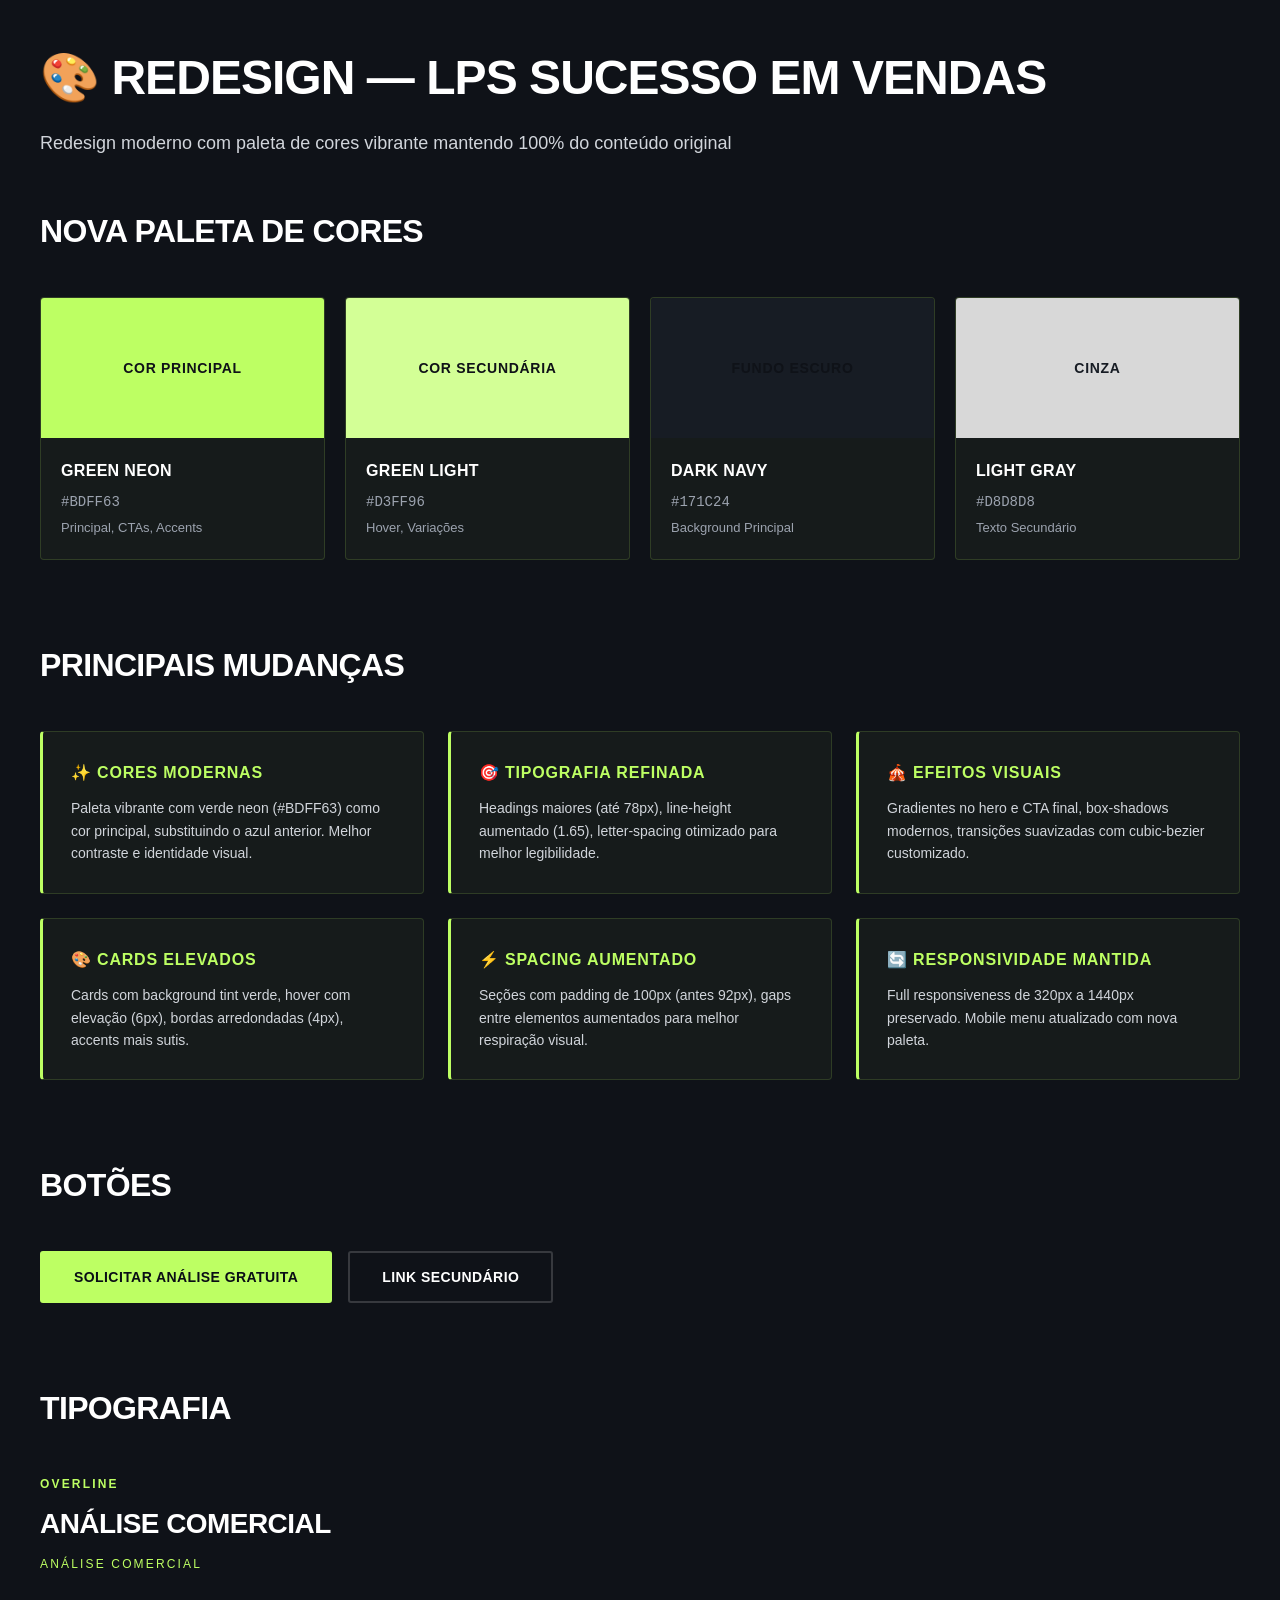
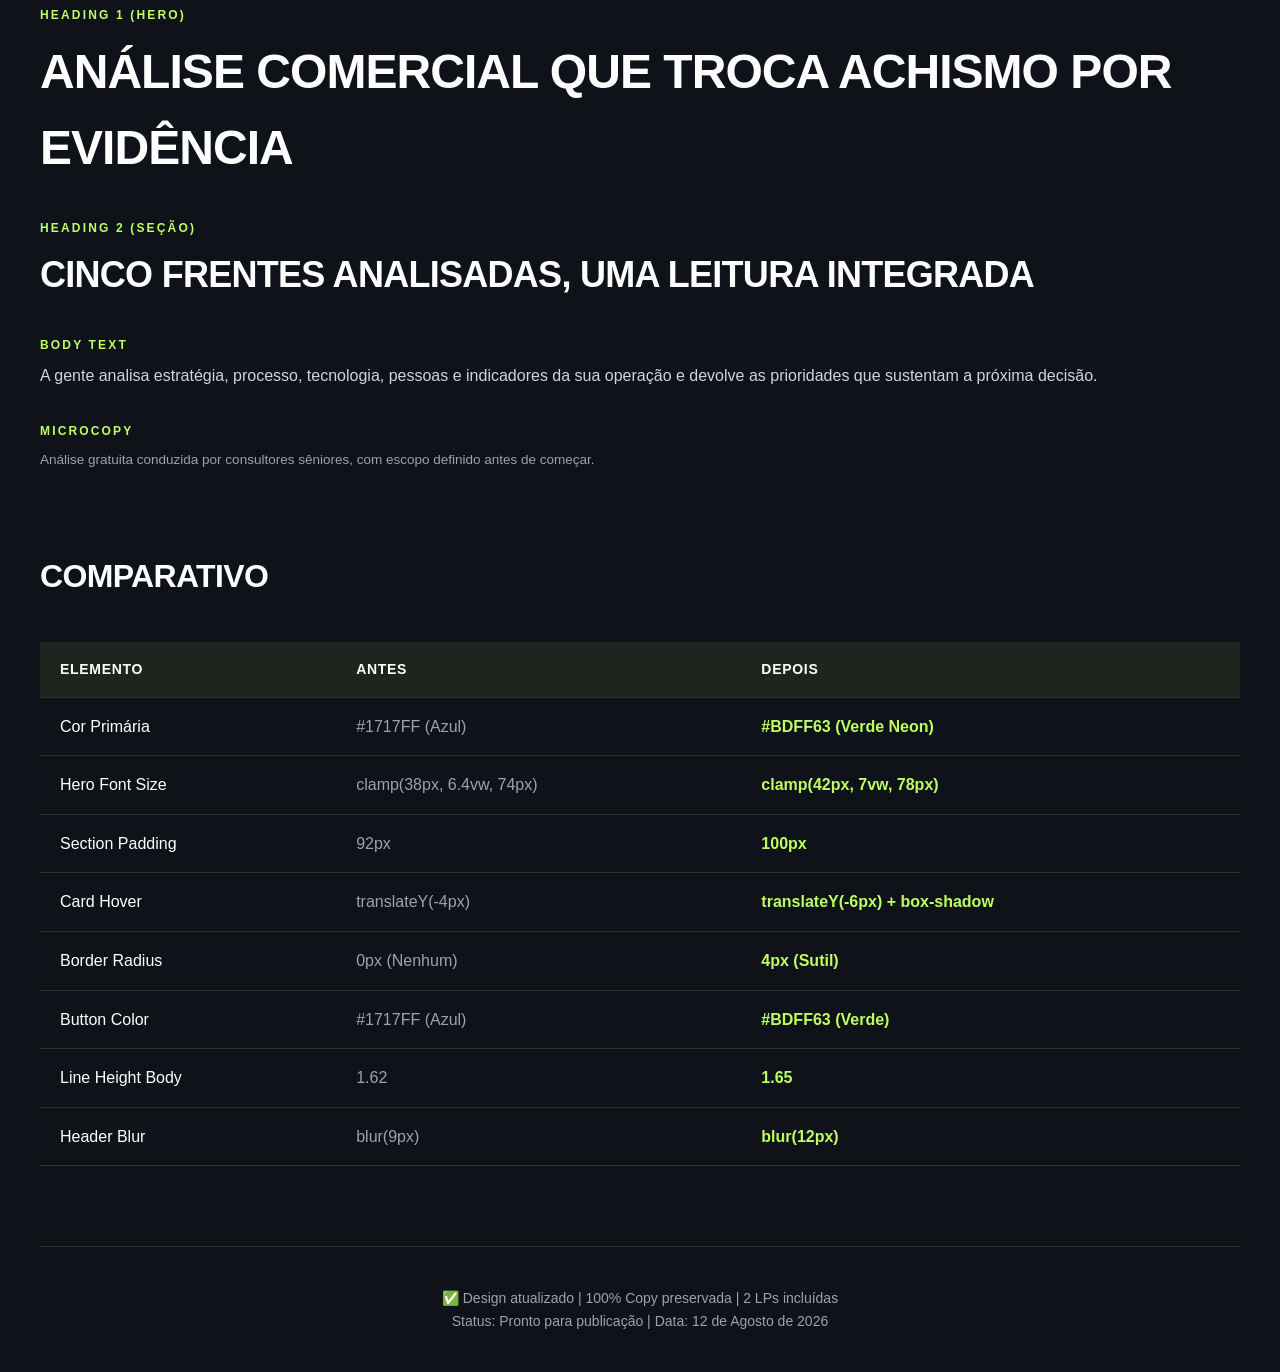
<file: DESIGN_PREVIEW.html>
<!DOCTYPE html>
<html lang="pt-BR">
<head>
  <meta charset="UTF-8">
  <meta name="viewport" content="width=device-width, initial-scale=1.0">
  <title>Preview — Redesign LPs Sucesso em Vendas</title>
  <style>
    * { margin: 0; padding: 0; box-sizing: border-box; }
    body {
      font-family: 'DM Sans', -apple-system, BlinkMacSystemFont, 'Segoe UI', Roboto, sans-serif;
      background: #0f1218;
      color: #ffffff;
      line-height: 1.6;
      padding: 40px 20px;
    }
    .container {
      max-width: 1200px;
      margin: 0 auto;
    }
    h1 {
      font-size: 48px;
      margin-bottom: 12px;
      font-weight: 900;
      letter-spacing: -0.02em;
      font-family: 'Montserrat', sans-serif;
      text-transform: uppercase;
    }
    .subtitle {
      font-size: 18px;
      color: #d1d5db;
      margin-bottom: 48px;
      font-weight: 500;
    }

    /* Color Palette */
    .palette {
      display: grid;
      grid-template-columns: repeat(auto-fit, minmax(280px, 1fr));
      gap: 20px;
      margin-bottom: 80px;
    }
    .color-card {
      border: 1px solid rgba(189,255,99,.15);
      border-radius: 4px;
      overflow: hidden;
      background: rgba(189,255,99,.04);
    }
    .color-sample {
      width: 100%;
      height: 140px;
      display: flex;
      align-items: center;
      justify-content: center;
      font-weight: 700;
      font-size: 14px;
      color: #0f1218;
      text-transform: uppercase;
      letter-spacing: 0.05em;
    }
    .color-info {
      padding: 20px;
    }
    .color-info h3 {
      font-family: 'Montserrat', sans-serif;
      font-size: 16px;
      font-weight: 700;
      margin-bottom: 8px;
      text-transform: uppercase;
      letter-spacing: 0.02em;
    }
    .color-code {
      font-family: 'Courier New', monospace;
      font-size: 14px;
      color: #9ca3af;
      margin-bottom: 4px;
    }
    .color-usage {
      font-size: 13px;
      color: #9ca3af;
    }

    /* Features Grid */
    .features-section {
      margin-bottom: 80px;
    }
    .section-title {
      font-size: 32px;
      font-weight: 900;
      font-family: 'Montserrat', sans-serif;
      text-transform: uppercase;
      margin-bottom: 40px;
      letter-spacing: -0.02em;
    }
    .features {
      display: grid;
      grid-template-columns: repeat(auto-fit, minmax(300px, 1fr));
      gap: 24px;
    }
    .feature {
      background: rgba(189,255,99,.04);
      border: 1px solid rgba(189,255,99,.15);
      border-left: 3px solid #BDFF63;
      padding: 28px;
      border-radius: 4px;
    }
    .feature h3 {
      font-family: 'Montserrat', sans-serif;
      font-size: 16px;
      font-weight: 700;
      margin-bottom: 12px;
      color: #BDFF63;
      text-transform: uppercase;
      letter-spacing: 0.05em;
    }
    .feature p {
      color: #d1d5db;
      font-size: 14px;
      line-height: 1.6;
    }

    /* Buttons Preview */
    .buttons-section {
      margin-bottom: 80px;
    }
    .buttons {
      display: flex;
      gap: 16px;
      flex-wrap: wrap;
    }
    .btn {
      display: inline-flex;
      align-items: center;
      gap: 10px;
      padding: 16px 32px;
      font-family: 'Montserrat', sans-serif;
      font-weight: 800;
      font-size: 14px;
      text-transform: uppercase;
      letter-spacing: 0.03em;
      border: 2px solid transparent;
      border-radius: 3px;
      cursor: pointer;
      transition: all 0.25s cubic-bezier(0.16, 0.84, 0.28, 1);
      text-decoration: none;
    }
    .btn-cta {
      background: #BDFF63;
      color: #0a0e16;
      border-color: #BDFF63;
    }
    .btn-cta:hover {
      background: #D3FF96;
      transform: translateY(-2px);
      box-shadow: 0 12px 32px rgba(189,255,99,.2);
    }
    .btn-ghost {
      background: transparent;
      color: #ffffff;
      border-color: rgba(216,216,216,.2);
    }
    .btn-ghost:hover {
      border-color: #BDFF63;
      color: #BDFF63;
      background: rgba(189,255,99,.06);
    }

    /* Typography Samples */
    .typography {
      margin-bottom: 80px;
    }
    .typo-sample {
      margin-bottom: 32px;
    }
    .typo-sample h2 {
      font-family: 'Montserrat', sans-serif;
      font-weight: 900;
      font-size: 28px;
      text-transform: uppercase;
      margin-bottom: 8px;
      letter-spacing: -0.02em;
    }
    .typo-sample .label {
      font-size: 12px;
      color: #BDFF63;
      text-transform: uppercase;
      letter-spacing: 0.18em;
      margin-bottom: 8px;
      font-weight: 700;
    }
    .typo-sample p {
      color: #d1d5db;
      font-size: 16px;
      line-height: 1.65;
    }

    /* Comparison Table */
    .comparison {
      border-collapse: collapse;
      width: 100%;
      margin-bottom: 80px;
    }
    .comparison th, .comparison td {
      padding: 16px 20px;
      text-align: left;
      border-bottom: 1px solid rgba(189,255,99,.15);
    }
    .comparison th {
      background: rgba(189,255,99,.08);
      font-family: 'Montserrat', sans-serif;
      font-weight: 700;
      font-size: 14px;
      text-transform: uppercase;
      letter-spacing: 0.05em;
    }
    .comparison tr:hover {
      background: rgba(189,255,99,.04);
    }
    .before {
      color: #9ca3af;
    }
    .after {
      color: #BDFF63;
      font-weight: 600;
    }

    /* Footer */
    .footer {
      text-align: center;
      padding-top: 40px;
      border-top: 1px solid rgba(189,255,99,.15);
      color: #9ca3af;
      font-size: 14px;
    }
  </style>
</head>
<body>
  <div class="container">
    <h1>🎨 Redesign — LPs Sucesso em Vendas</h1>
    <p class="subtitle">Redesign moderno com paleta de cores vibrante mantendo 100% do conteúdo original</p>

    <!-- Paleta de Cores -->
    <section class="features-section">
      <h2 class="section-title">Nova Paleta de Cores</h2>
      <div class="palette">
        <div class="color-card">
          <div class="color-sample" style="background: #BDFF63;">Cor Principal</div>
          <div class="color-info">
            <h3>Green Neon</h3>
            <div class="color-code">#BDFF63</div>
            <div class="color-usage">Principal, CTAs, Accents</div>
          </div>
        </div>

        <div class="color-card">
          <div class="color-sample" style="background: #D3FF96;">Cor Secundária</div>
          <div class="color-info">
            <h3>Green Light</h3>
            <div class="color-code">#D3FF96</div>
            <div class="color-usage">Hover, Variações</div>
          </div>
        </div>

        <div class="color-card">
          <div class="color-sample" style="background: #171C24;">Fundo Escuro</div>
          <div class="color-info">
            <h3>Dark Navy</h3>
            <div class="color-code">#171C24</div>
            <div class="color-usage">Background Principal</div>
          </div>
        </div>

        <div class="color-card">
          <div class="color-sample" style="background: #D8D8D8; color: #171C24;">Cinza</div>
          <div class="color-info">
            <h3>Light Gray</h3>
            <div class="color-code">#D8D8D8</div>
            <div class="color-usage">Texto Secundário</div>
          </div>
        </div>
      </div>
    </section>

    <!-- Features -->
    <section class="features-section">
      <h2 class="section-title">Principais Mudanças</h2>
      <div class="features">
        <div class="feature">
          <h3>✨ Cores Modernas</h3>
          <p>Paleta vibrante com verde neon (#BDFF63) como cor principal, substituindo o azul anterior. Melhor contraste e identidade visual.</p>
        </div>
        <div class="feature">
          <h3>🎯 Tipografia Refinada</h3>
          <p>Headings maiores (até 78px), line-height aumentado (1.65), letter-spacing otimizado para melhor legibilidade.</p>
        </div>
        <div class="feature">
          <h3>🎪 Efeitos Visuais</h3>
          <p>Gradientes no hero e CTA final, box-shadows modernos, transições suavizadas com cubic-bezier customizado.</p>
        </div>
        <div class="feature">
          <h3>🎨 Cards Elevados</h3>
          <p>Cards com background tint verde, hover com elevação (6px), bordas arredondadas (4px), accents mais sutis.</p>
        </div>
        <div class="feature">
          <h3>⚡ Spacing Aumentado</h3>
          <p>Seções com padding de 100px (antes 92px), gaps entre elementos aumentados para melhor respiração visual.</p>
        </div>
        <div class="feature">
          <h3>🔄 Responsividade Mantida</h3>
          <p>Full responsiveness de 320px a 1440px preservado. Mobile menu atualizado com nova paleta.</p>
        </div>
      </div>
    </section>

    <!-- Buttons -->
    <section class="buttons-section">
      <h2 class="section-title">Botões</h2>
      <div class="buttons">
        <button class="btn btn-cta">Solicitar análise gratuita</button>
        <button class="btn btn-ghost">Link Secundário</button>
      </div>
    </section>

    <!-- Tipografia -->
    <section class="typography">
      <h2 class="section-title">Tipografia</h2>

      <div class="typo-sample">
        <div class="label">Overline</div>
        <h2>Análise Comercial</h2>
        <p style="color: #BDFF63; font-size: 12px; text-transform: uppercase; letter-spacing: 0.18em;">Análise Comercial</p>
      </div>

      <div class="typo-sample">
        <div class="label">Heading 1 (Hero)</div>
        <h1 style="font-size: 48px;">Análise comercial que troca achismo por evidência</h1>
      </div>

      <div class="typo-sample">
        <div class="label">Heading 2 (Seção)</div>
        <h2 style="font-size: 36px;">Cinco frentes analisadas, uma leitura integrada</h2>
      </div>

      <div class="typo-sample">
        <div class="label">Body Text</div>
        <p>A gente analisa estratégia, processo, tecnologia, pessoas e indicadores da sua operação e devolve as prioridades que sustentam a próxima decisão.</p>
      </div>

      <div class="typo-sample">
        <div class="label">Microcopy</div>
        <p style="font-size: 13.5px; color: #9ca3af;">Análise gratuita conduzida por consultores sêniores, com escopo definido antes de começar.</p>
      </div>
    </section>

    <!-- Comparação -->
    <section class="features-section">
      <h2 class="section-title">Comparativo</h2>
      <table class="comparison">
        <thead>
          <tr>
            <th>Elemento</th>
            <th>Antes</th>
            <th>Depois</th>
          </tr>
        </thead>
        <tbody>
          <tr>
            <td>Cor Primária</td>
            <td class="before">#1717FF (Azul)</td>
            <td class="after">#BDFF63 (Verde Neon)</td>
          </tr>
          <tr>
            <td>Hero Font Size</td>
            <td class="before">clamp(38px, 6.4vw, 74px)</td>
            <td class="after">clamp(42px, 7vw, 78px)</td>
          </tr>
          <tr>
            <td>Section Padding</td>
            <td class="before">92px</td>
            <td class="after">100px</td>
          </tr>
          <tr>
            <td>Card Hover</td>
            <td class="before">translateY(-4px)</td>
            <td class="after">translateY(-6px) + box-shadow</td>
          </tr>
          <tr>
            <td>Border Radius</td>
            <td class="before">0px (Nenhum)</td>
            <td class="after">4px (Sutil)</td>
          </tr>
          <tr>
            <td>Button Color</td>
            <td class="before">#1717FF (Azul)</td>
            <td class="after">#BDFF63 (Verde)</td>
          </tr>
          <tr>
            <td>Line Height Body</td>
            <td class="before">1.62</td>
            <td class="after">1.65</td>
          </tr>
          <tr>
            <td>Header Blur</td>
            <td class="before">blur(9px)</td>
            <td class="after">blur(12px)</td>
          </tr>
        </tbody>
      </table>
    </section>

    <div class="footer">
      <p>✅ Design atualizado | 100% Copy preservada | 2 LPs incluídas</p>
      <p>Status: Pronto para publicação | Data: 12 de Agosto de 2026</p>
    </div>
  </div>
</body>
</html>
</file>
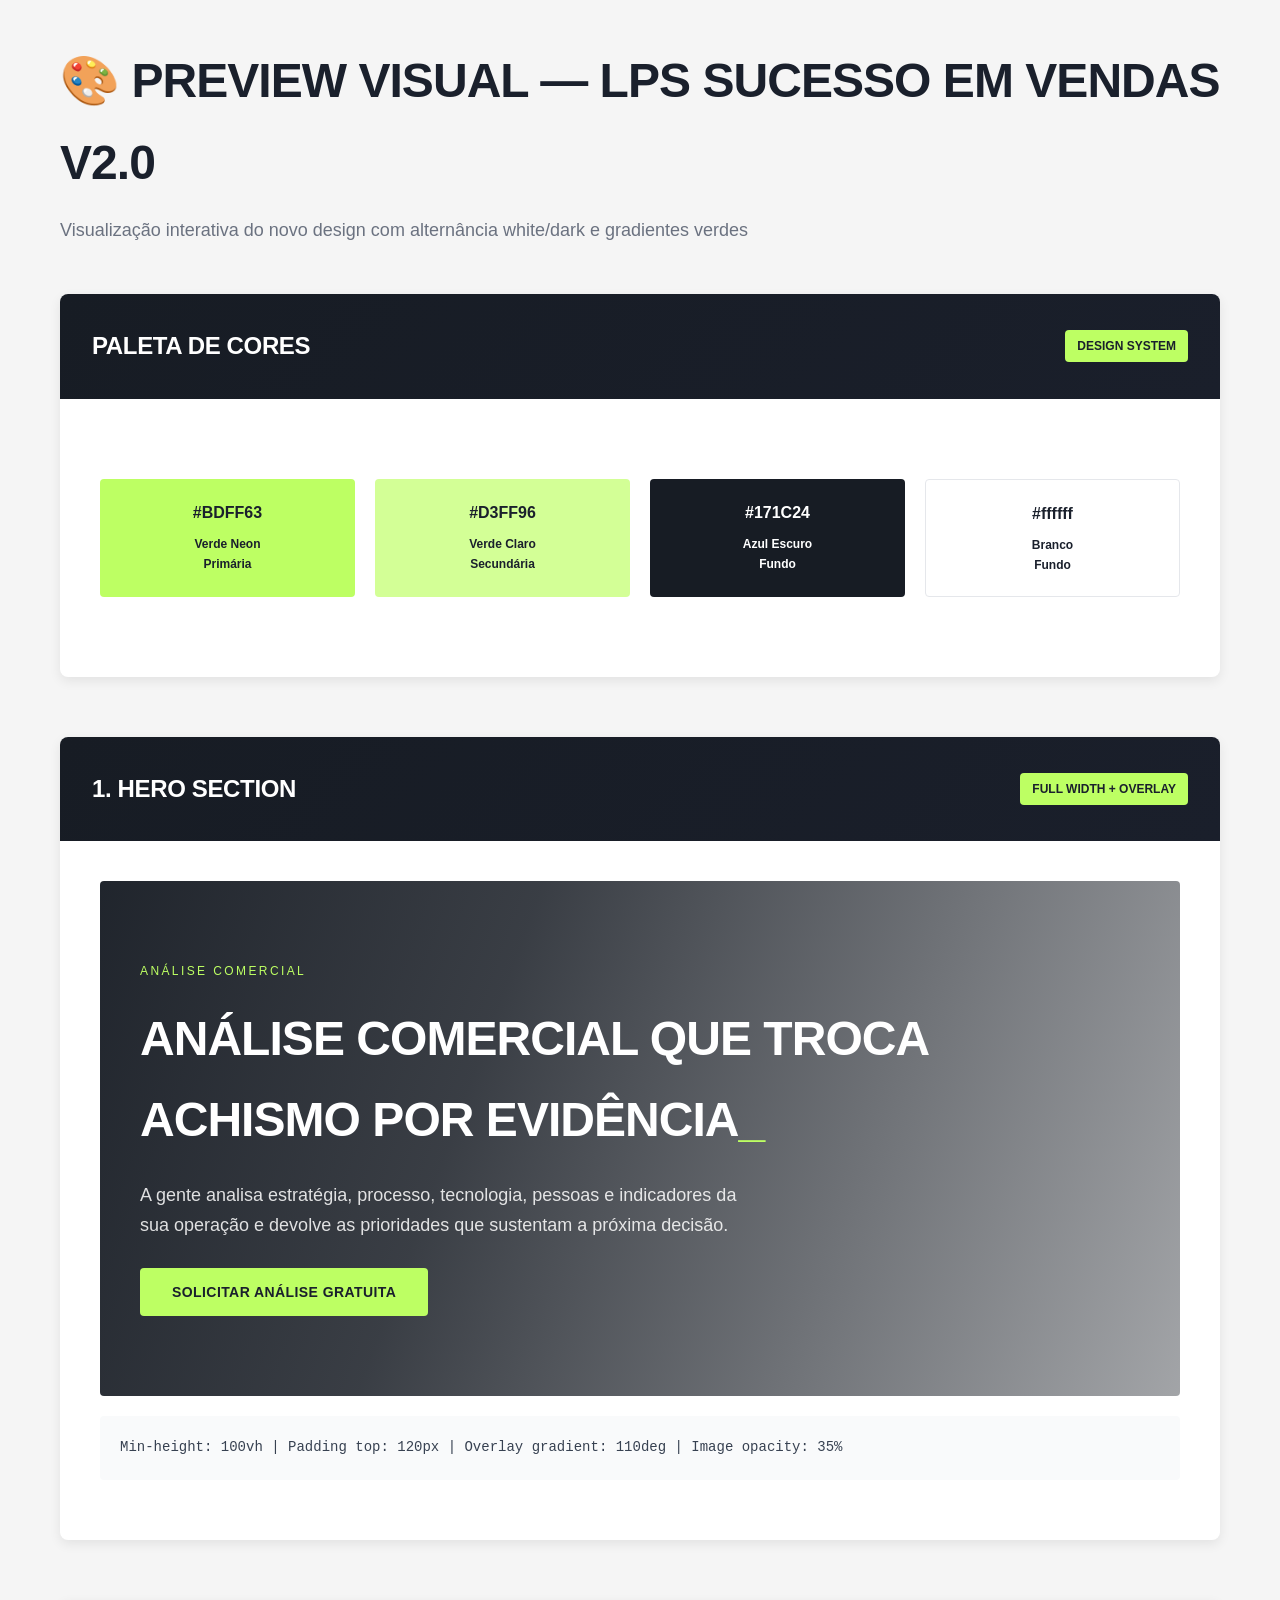
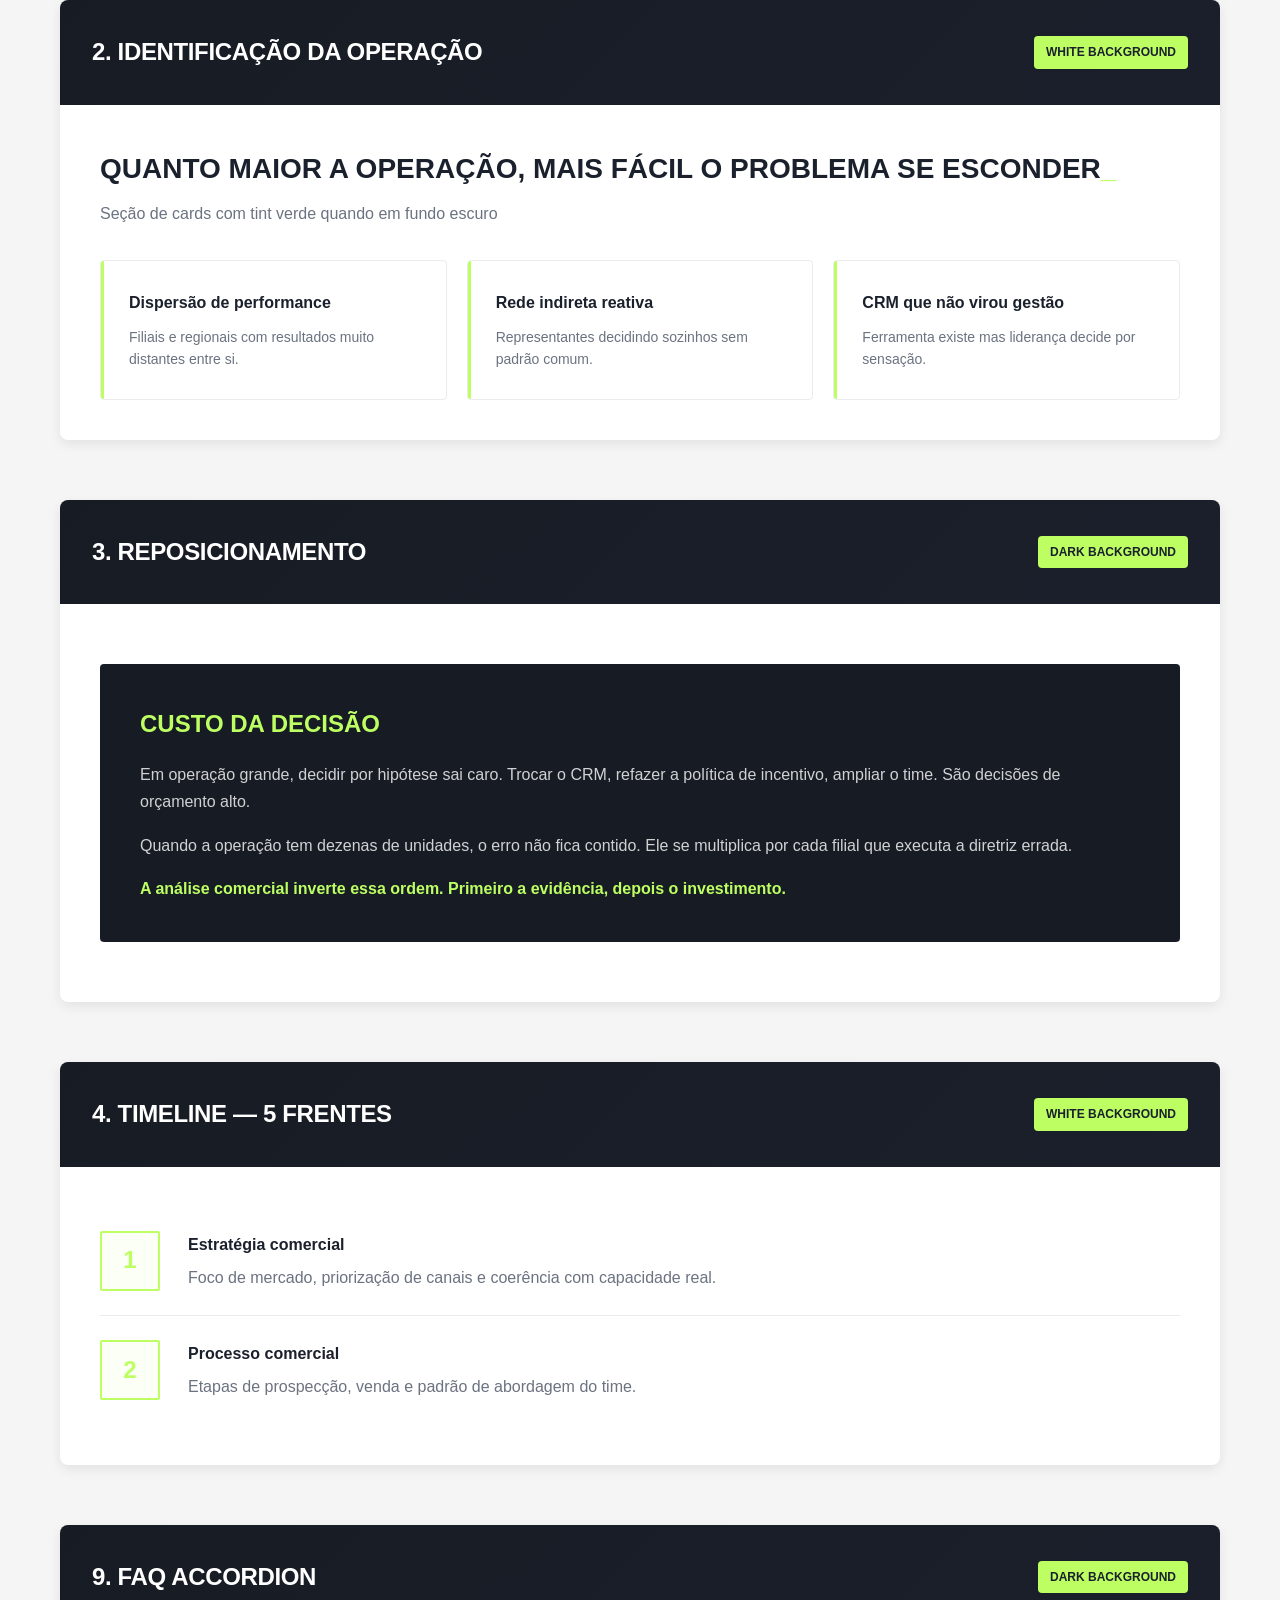
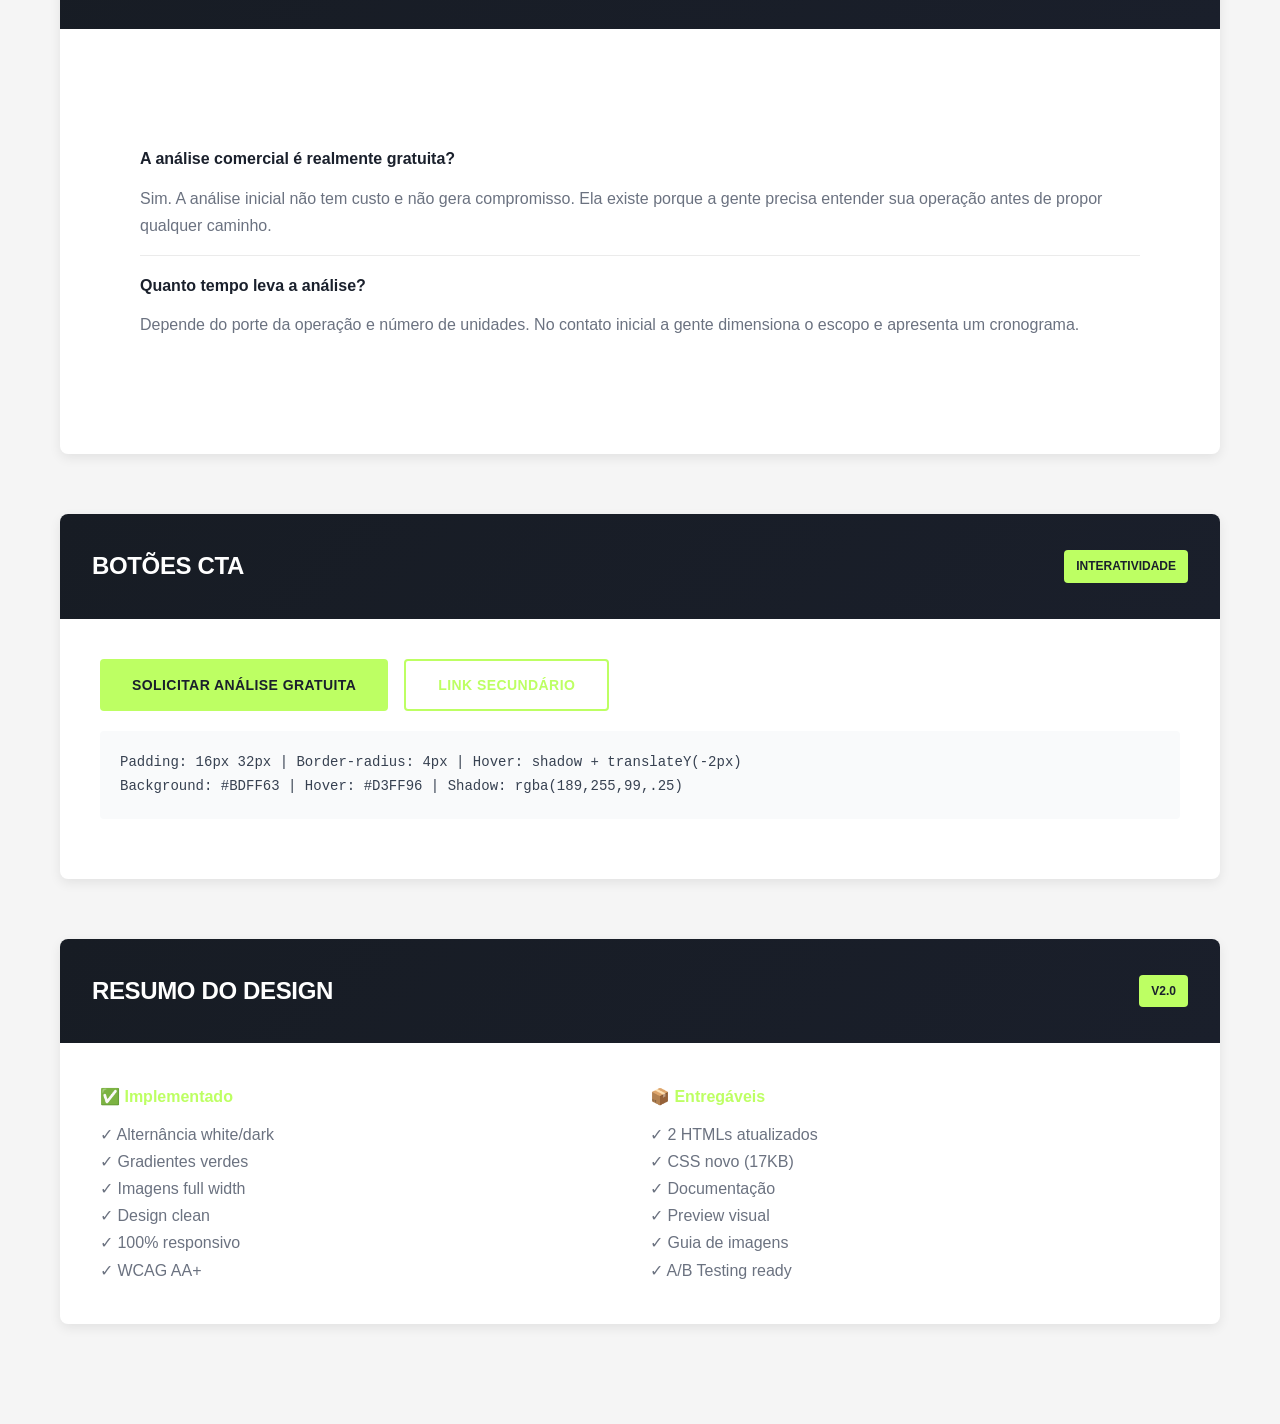
<file: VISUAL-PREVIEW.html>
<!DOCTYPE html>
<html lang="pt-BR">
<head>
  <meta charset="UTF-8">
  <meta name="viewport" content="width=device-width, initial-scale=1.0">
  <title>Preview Visual — LPs Sucesso em Vendas</title>
  <style>
    * { margin: 0; padding: 0; box-sizing: border-box; }

    body {
      font-family: 'Sofia Pro', -apple-system, sans-serif;
      background: #f5f5f5;
      color: #1a202c;
      line-height: 1.7;
    }

    .container { max-width: 1200px; margin: 0 auto; padding: 40px 20px; }

    h1 {
      font-family: 'Brandon Grotesque', sans-serif;
      font-size: 48px;
      text-transform: uppercase;
      margin-bottom: 12px;
      letter-spacing: -0.02em;
    }

    .subtitle {
      font-size: 18px;
      color: #6b7280;
      margin-bottom: 48px;
      font-weight: 500;
    }

    .section-preview {
      margin-bottom: 60px;
      background: white;
      border-radius: 8px;
      overflow: hidden;
      box-shadow: 0 4px 12px rgba(0,0,0,0.08);
    }

    .preview-header {
      background: linear-gradient(135deg, #171C24 0%, #1a1f2b 100%);
      color: white;
      padding: 32px;
      display: flex;
      justify-content: space-between;
      align-items: center;
    }

    .preview-header h2 {
      font-family: 'Brandon Grotesque', sans-serif;
      font-size: 24px;
      text-transform: uppercase;
      letter-spacing: -0.015em;
      margin: 0;
    }

    .preview-header .tag {
      background: #BDFF63;
      color: #1a202c;
      padding: 6px 12px;
      border-radius: 4px;
      font-size: 12px;
      font-weight: 700;
      text-transform: uppercase;
    }

    .preview-content {
      padding: 40px;
    }

    .hero-preview {
      background: linear-gradient(110deg, rgba(23,28,36,0.96) 0%, rgba(23,28,36,0.85) 35%, rgba(23,28,36,0.4) 100%);
      color: white;
      padding: 80px 40px;
      border-radius: 4px;
      min-height: 400px;
      display: flex;
      align-items: center;
    }

    .hero-preview h3 {
      font-family: 'Brandon Grotesque', sans-serif;
      font-size: 48px;
      text-transform: uppercase;
      margin-bottom: 20px;
      letter-spacing: -0.02em;
    }

    .hero-preview p {
      font-size: 18px;
      color: rgba(255,255,255,0.85);
      max-width: 600px;
      line-height: 1.65;
    }

    .cards-grid {
      display: grid;
      grid-template-columns: repeat(3, 1fr);
      gap: 20px;
    }

    .card {
      padding: 28px;
      border: 1px solid rgba(0,0,0,0.08);
      border-radius: 4px;
      position: relative;
    }

    .card::before {
      content: '';
      position: absolute;
      left: 0;
      top: 0;
      width: 3px;
      height: 100%;
      background: #BDFF63;
      border-radius: 3px 0 0 3px;
    }

    .card h4 {
      font-family: 'Brandon Grotesque', sans-serif;
      font-size: 16px;
      margin-bottom: 10px;
      text-transform: none;
      font-weight: 700;
    }

    .card p {
      font-size: 14px;
      color: #6b7280;
      line-height: 1.6;
    }

    .dark-section {
      background: #171C24;
      color: white;
      padding: 40px;
      border-radius: 4px;
      margin: 20px 0;
    }

    .dark-section h3 {
      font-family: 'Brandon Grotesque', sans-serif;
      font-size: 24px;
      text-transform: uppercase;
      margin-bottom: 16px;
      color: #BDFF63;
    }

    .dark-section p {
      color: rgba(255,255,255,0.8);
      line-height: 1.7;
    }

    .button {
      display: inline-block;
      padding: 16px 32px;
      background: #BDFF63;
      color: #1a202c;
      font-family: 'Brandon Grotesque', sans-serif;
      font-weight: 800;
      text-transform: uppercase;
      font-size: 14px;
      border-radius: 4px;
      cursor: pointer;
      transition: all 0.25s cubic-bezier(0.16, 0.84, 0.28, 1);
      border: none;
      letter-spacing: 0.03em;
    }

    .button:hover {
      background: #D3FF96;
      transform: translateY(-2px);
      box-shadow: 0 12px 32px rgba(189, 255, 99, 0.25);
    }

    .color-palette {
      display: grid;
      grid-template-columns: repeat(4, 1fr);
      gap: 20px;
      margin: 40px 0;
    }

    .color-box {
      border-radius: 4px;
      padding: 20px;
      text-align: center;
      color: white;
      font-weight: 700;
    }

    .color-primary { background: #BDFF63; color: #1a202c; }
    .color-light { background: #D3FF96; color: #1a202c; }
    .color-dark { background: #171C24; }
    .color-white { background: white; color: #1a202c; border: 1px solid #e5e7eb; }

    .specs {
      background: #f9fafb;
      padding: 20px;
      border-radius: 4px;
      margin: 20px 0;
      font-size: 14px;
      font-family: 'Courier New', monospace;
      color: #374151;
    }

    .faq-item {
      border-bottom: 1px solid rgba(0,0,0,0.08);
      padding: 16px 0;
    }

    .faq-item:last-child {
      border-bottom: none;
    }

    .faq-q {
      font-family: 'Brandon Grotesque', sans-serif;
      font-weight: 700;
      color: #1a202c;
      cursor: pointer;
      font-size: 16px;
      text-transform: none;
    }

    @media (max-width: 960px) {
      .cards-grid { grid-template-columns: repeat(2, 1fr); }
      .color-palette { grid-template-columns: repeat(2, 1fr); }
    }

    @media (max-width: 600px) {
      h1 { font-size: 32px; }
      .cards-grid { grid-template-columns: 1fr; }
      .color-palette { grid-template-columns: 1fr; }
      .preview-header { flex-direction: column; gap: 16px; align-items: flex-start; }
    }
  </style>
</head>
<body>
  <div class="container">
    <h1>🎨 Preview Visual — LPs Sucesso em Vendas v2.0</h1>
    <p class="subtitle">Visualização interativa do novo design com alternância white/dark e gradientes verdes</p>

    <!-- PALETA DE CORES -->
    <div class="section-preview">
      <div class="preview-header">
        <h2>Paleta de Cores</h2>
        <span class="tag">Design System</span>
      </div>
      <div class="preview-content">
        <div class="color-palette">
          <div class="color-box color-primary">
            <div>#BDFF63</div>
            <div style="font-size: 12px; margin-top: 8px;">Verde Neon<br/>Primária</div>
          </div>
          <div class="color-box color-light">
            <div>#D3FF96</div>
            <div style="font-size: 12px; margin-top: 8px;">Verde Claro<br/>Secundária</div>
          </div>
          <div class="color-box color-dark">
            <div>#171C24</div>
            <div style="font-size: 12px; margin-top: 8px;">Azul Escuro<br/>Fundo</div>
          </div>
          <div class="color-box color-white">
            <div>#ffffff</div>
            <div style="font-size: 12px; margin-top: 8px;">Branco<br/>Fundo</div>
          </div>
        </div>
      </div>
    </div>

    <!-- HERO SECTION -->
    <div class="section-preview">
      <div class="preview-header">
        <h2>1. Hero Section</h2>
        <span class="tag">Full Width + Overlay</span>
      </div>
      <div class="preview-content">
        <div class="hero-preview">
          <div>
            <div style="font-family: 'Brandon Grotesque', sans-serif; font-size: 12px; text-transform: uppercase; letter-spacing: 0.2em; color: #BDFF63; margin-bottom: 16px;">Análise Comercial</div>
            <h3>Análise Comercial que troca achismo por evidência<span style="color: #BDFF63;">_</span></h3>
            <p>A gente analisa estratégia, processo, tecnologia, pessoas e indicadores da sua operação e devolve as prioridades que sustentam a próxima decisão.</p>
            <div style="margin-top: 28px;">
              <button class="button">Solicitar análise gratuita</button>
            </div>
          </div>
        </div>
        <div class="specs">
Min-height: 100vh | Padding top: 120px | Overlay gradient: 110deg | Image opacity: 35%
        </div>
      </div>
    </div>

    <!-- IDENTIFICAÇÃO -->
    <div class="section-preview">
      <div class="preview-header">
        <h2>2. Identificação da Operação</h2>
        <span class="tag">White Background</span>
      </div>
      <div class="preview-content">
        <h3 style="font-family: 'Brandon Grotesque', sans-serif; font-size: 28px; text-transform: uppercase; margin-bottom: 8px; margin-top: 0;">Quanto maior a operação, mais fácil o problema se esconder<span style="color: #BDFF63;">_</span></h3>
        <p style="color: #6b7280; margin-bottom: 32px;">Seção de cards com tint verde quando em fundo escuro</p>
        <div class="cards-grid">
          <div class="card">
            <h4>Dispersão de performance</h4>
            <p>Filiais e regionais com resultados muito distantes entre si.</p>
          </div>
          <div class="card">
            <h4>Rede indireta reativa</h4>
            <p>Representantes decidindo sozinhos sem padrão comum.</p>
          </div>
          <div class="card">
            <h4>CRM que não virou gestão</h4>
            <p>Ferramenta existe mas liderança decide por sensação.</p>
          </div>
        </div>
      </div>
    </div>

    <!-- REPOSICIONAMENTO -->
    <div class="section-preview">
      <div class="preview-header">
        <h2>3. Reposicionamento</h2>
        <span class="tag">Dark Background</span>
      </div>
      <div class="preview-content">
        <div class="dark-section">
          <h3>Custo da Decisão</h3>
          <p style="margin-bottom: 16px;">Em operação grande, decidir por hipótese sai caro. Trocar o CRM, refazer a política de incentivo, ampliar o time. São decisões de orçamento alto.</p>
          <p style="margin-bottom: 16px;">Quando a operação tem dezenas de unidades, o erro não fica contido. Ele se multiplica por cada filial que executa a diretriz errada.</p>
          <p style="color: #BDFF63; font-weight: 600;">A análise comercial inverte essa ordem. Primeiro a evidência, depois o investimento.</p>
        </div>
      </div>
    </div>

    <!-- CARDS ALTERNADOS -->
    <div class="section-preview">
      <div class="preview-header">
        <h2>4. Timeline — 5 Frentes</h2>
        <span class="tag">White Background</span>
      </div>
      <div class="preview-content">
        <div style="max-width: 100%;">
          <div style="display: flex; gap: 28px; padding: 24px 0; border-bottom: 1px solid rgba(0,0,0,0.08);">
            <div style="flex: 0 0 60px; width: 60px; height: 60px; background: rgba(189,255,99,.06); border: 2.5px solid #BDFF63; display: flex; align-items: center; justify-content: center; font-family: 'Brandon Grotesque', sans-serif; font-weight: 800; font-size: 24px; color: #BDFF63; border-radius: 2px;">1</div>
            <div>
              <h4 style="font-family: 'Brandon Grotesque', sans-serif; margin: 0 0 6px 0;">Estratégia comercial</h4>
              <p style="color: #6b7280; margin: 0;">Foco de mercado, priorização de canais e coerência com capacidade real.</p>
            </div>
          </div>
          <div style="display: flex; gap: 28px; padding: 24px 0;">
            <div style="flex: 0 0 60px; width: 60px; height: 60px; background: rgba(189,255,99,.06); border: 2.5px solid #BDFF63; display: flex; align-items: center; justify-content: center; font-family: 'Brandon Grotesque', sans-serif; font-weight: 800; font-size: 24px; color: #BDFF63; border-radius: 2px;">2</div>
            <div>
              <h4 style="font-family: 'Brandon Grotesque', sans-serif; margin: 0 0 6px 0;">Processo comercial</h4>
              <p style="color: #6b7280; margin: 0;">Etapas de prospecção, venda e padrão de abordagem do time.</p>
            </div>
          </div>
        </div>
      </div>
    </div>

    <!-- FAQ -->
    <div class="section-preview">
      <div class="preview-header">
        <h2>9. FAQ Accordion</h2>
        <span class="tag">Dark Background</span>
      </div>
      <div class="preview-content">
        <div class="dark-section" style="background: transparent; color: inherit;">
          <div class="faq-item">
            <div class="faq-q">A análise comercial é realmente gratuita?</div>
            <p style="color: #6b7280; margin-top: 12px;">Sim. A análise inicial não tem custo e não gera compromisso. Ela existe porque a gente precisa entender sua operação antes de propor qualquer caminho.</p>
          </div>
          <div class="faq-item">
            <div class="faq-q">Quanto tempo leva a análise?</div>
            <p style="color: #6b7280; margin-top: 12px;">Depende do porte da operação e número de unidades. No contato inicial a gente dimensiona o escopo e apresenta um cronograma.</p>
          </div>
        </div>
      </div>
    </div>

    <!-- BOTÃO CTA -->
    <div class="section-preview">
      <div class="preview-header">
        <h2>Botões CTA</h2>
        <span class="tag">Interatividade</span>
      </div>
      <div class="preview-content">
        <div style="display: flex; gap: 16px; flex-wrap: wrap;">
          <button class="button">Solicitar análise gratuita</button>
          <button style="padding: 16px 32px; background: transparent; border: 2px solid #BDFF63; color: #BDFF63; font-family: 'Brandon Grotesque', sans-serif; font-weight: 800; text-transform: uppercase; font-size: 14px; border-radius: 4px; cursor: pointer; letter-spacing: 0.03em;">Link Secundário</button>
        </div>
        <div class="specs">
Padding: 16px 32px | Border-radius: 4px | Hover: shadow + translateY(-2px)<br/>
Background: #BDFF63 | Hover: #D3FF96 | Shadow: rgba(189,255,99,.25)
        </div>
      </div>
    </div>

    <!-- RESUMO -->
    <div class="section-preview">
      <div class="preview-header">
        <h2>Resumo do Design</h2>
        <span class="tag">v2.0</span>
      </div>
      <div class="preview-content">
        <div style="display: grid; grid-template-columns: 1fr 1fr; gap: 20px;">
          <div>
            <h4 style="color: #BDFF63; margin-bottom: 10px;">✅ Implementado</h4>
            <ul style="list-style: none; padding: 0; color: #6b7280;">
              <li>✓ Alternância white/dark</li>
              <li>✓ Gradientes verdes</li>
              <li>✓ Imagens full width</li>
              <li>✓ Design clean</li>
              <li>✓ 100% responsivo</li>
              <li>✓ WCAG AA+</li>
            </ul>
          </div>
          <div>
            <h4 style="color: #BDFF63; margin-bottom: 10px;">📦 Entregáveis</h4>
            <ul style="list-style: none; padding: 0; color: #6b7280;">
              <li>✓ 2 HTMLs atualizados</li>
              <li>✓ CSS novo (17KB)</li>
              <li>✓ Documentação</li>
              <li>✓ Preview visual</li>
              <li>✓ Guia de imagens</li>
              <li>✓ A/B Testing ready</li>
            </ul>
          </div>
        </div>
      </div>
    </div>
  </div>
</body>
</html>
</file>
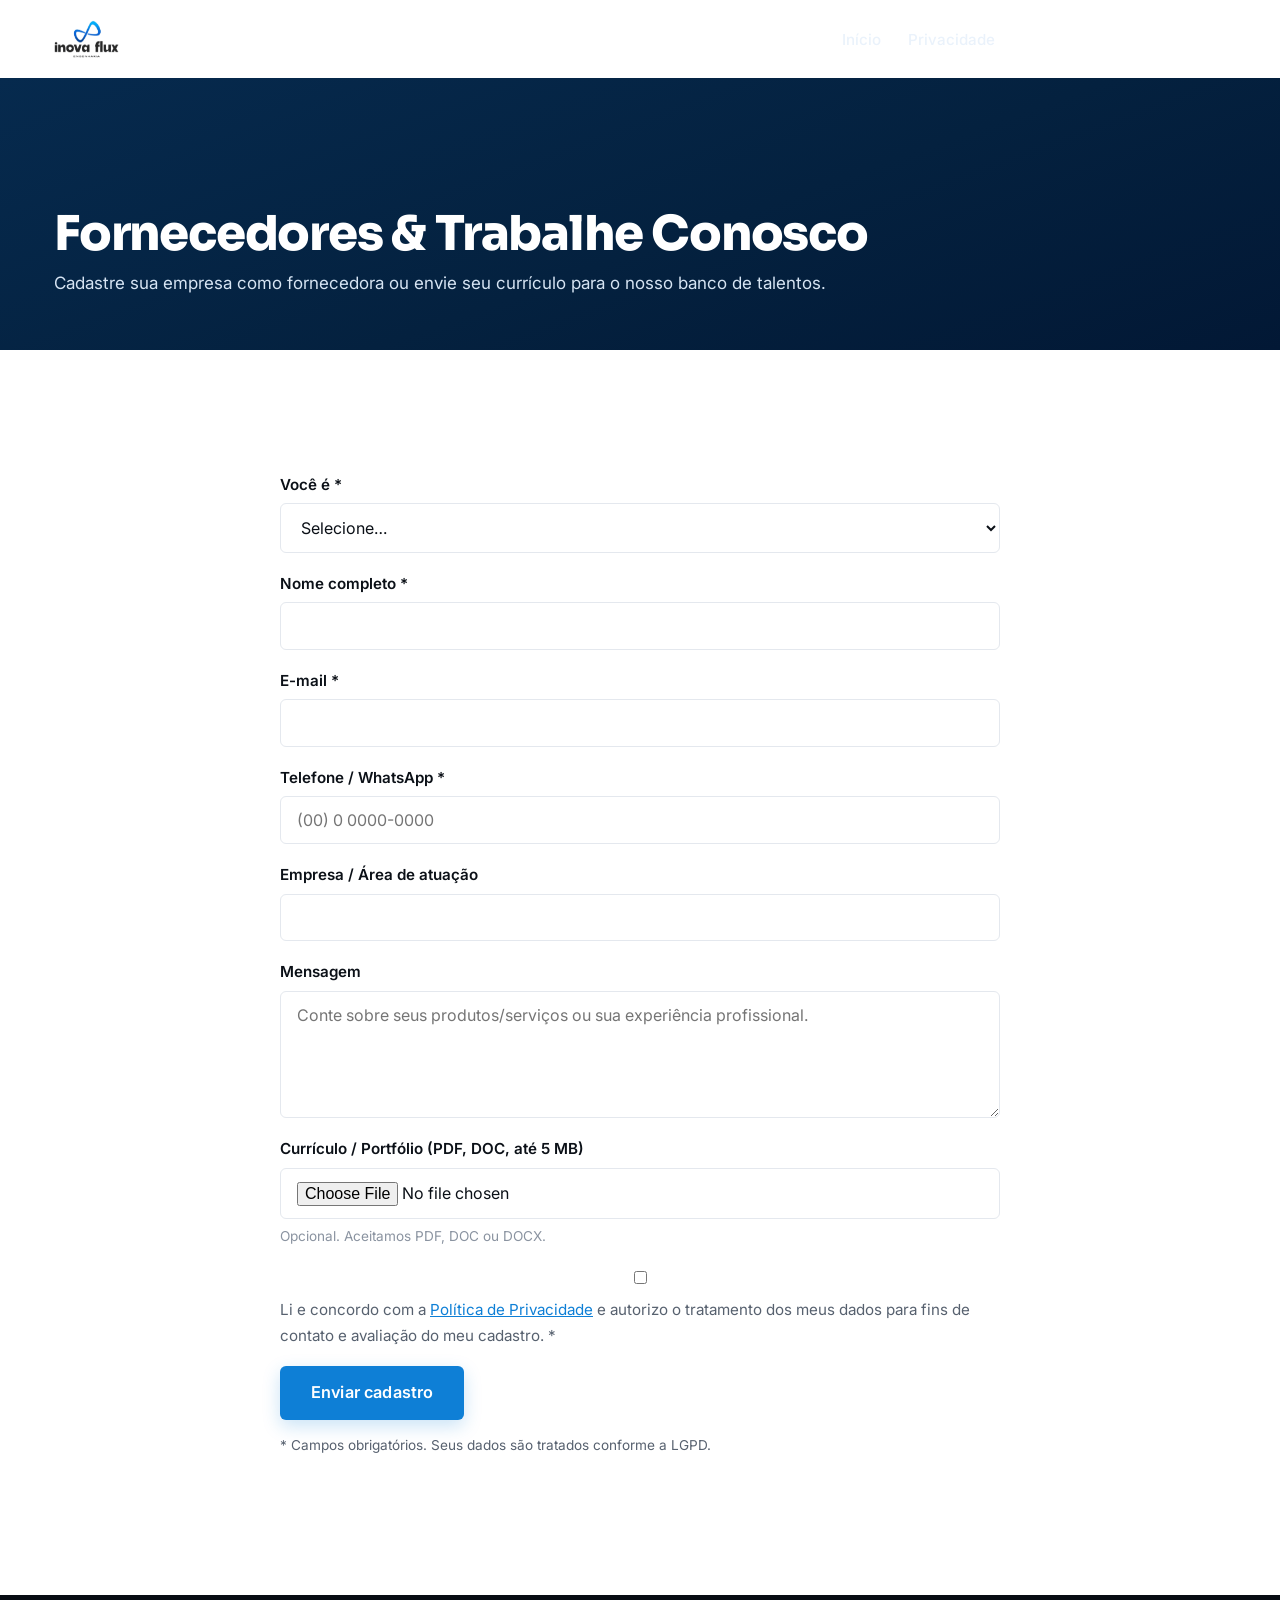
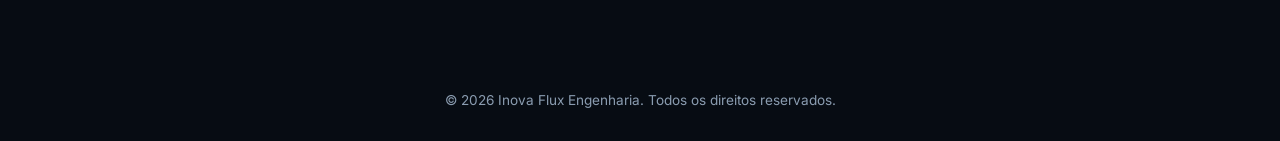
<file: Site/fornecedores.html>
<!DOCTYPE html>
<html lang="pt-BR">
<head>
<meta charset="UTF-8">
<meta name="viewport" content="width=device-width, initial-scale=1">

<!-- BuildV: GTM -->
<!-- Google Tag Manager -->
<script>(function(w,d,s,l,i){w[l]=w[l]||[];w[l].push({'gtm.start':
new Date().getTime(),event:'gtm.js'});var f=d.getElementsByTagName(s)[0],
j=d.createElement(s),dl=l!='dataLayer'?'&l='+l:'';j.async=true;j.src=
'https://www.googletagmanager.com/gtm.js?id='+i+dl;f.parentNode.insertBefore(j,f);
})(window,document,'script','dataLayer','GTM-KP6CF49C');</script>
<!-- End Google Tag Manager -->
<!-- /BuildV: GTM -->
<title>Fornecedores & Trabalhe Conosco — Inova Flux Engenharia</title>
<meta name="description" content="Cadastro de fornecedores e envio de currículo (Trabalhe Conosco) para a Inova Flux Engenharia.">
<link rel="icon" type="image/png" href="favicon.png">
<link rel="preconnect" href="https://fonts.googleapis.com">
<link rel="preconnect" href="https://fonts.gstatic.com" crossorigin>
<link href="https://fonts.googleapis.com/css2?family=Sora:wght@600;700;800&family=Inter:wght@400;500;600&display=swap" rel="stylesheet">
<link rel="stylesheet" href="css/styles.css">

<!-- BuildV CRM — Chat flutuante -->
<script src="https://app-crm.buildv.com.br/widget.js" data-widget="wid_47ecce6d9a8fedb538035c45caa10f50" data-api="https://crm-clients-api.buildv.com.br" async></script>
<script src="js/cta-widget.js?v=2" defer></script>
</head>
<body>
<!-- BuildV: GTM (noscript) -->
<noscript><iframe src="https://www.googletagmanager.com/ns.html?id=GTM-KP6CF49C"
height="0" width="0" style="display:none;visibility:hidden"></iframe></noscript>
<!-- /BuildV: GTM (noscript) -->

<header class="header scrolled" id="header" style="position:sticky">
  <div class="container header-inner">
    <a href="index.html" class="brand" aria-label="Inova Flux Engenharia — início">
      <img class="logo-color" src="assets/logos/logo-color.png" alt="Inova Flux Engenharia" style="opacity:1;position:relative">
    </a>
    <nav class="nav mobile" style="transform:none">
      <ul class="nav-links"><li><a href="index.html">Início</a></li><li><a href="politica-de-privacidade.html">Privacidade</a></li></ul>
      <a id="cta-chat1" class="btn nav-cta" data-cta="orcamento" role="button" tabindex="0">Solicitar orçamento</a>
    </nav>
  </div>
</header>

<section class="page-hero">
  <div class="container"><h1>Fornecedores & Trabalhe Conosco</h1><p style="margin:.6rem 0 0;color:#D6E4F3">Cadastre sua empresa como fornecedora ou envie seu currículo para o nosso banco de talentos.</p></div>
</section>

<main class="container">
  <div class="prose" style="max-width:720px">
    <div id="formMsg" role="status" aria-live="polite" style="display:none"></div>
    <form id="cadastroForm" method="post" action="php/enviar.php" enctype="multipart/form-data" novalidate>
      <div class="form-field">
        <label for="tipo">Você é *</label>
        <select id="tipo" name="tipo" required>
          <option value="">Selecione…</option>
          <option value="fornecedor">Fornecedor / Prestador de serviço</option>
          <option value="candidato">Candidato (Trabalhe Conosco)</option>
        </select>
      </div>
      <div class="form-field">
        <label for="nome">Nome completo *</label>
        <input type="text" id="nome" name="nome" required autocomplete="name">
      </div>
      <div class="form-field">
        <label for="email">E-mail *</label>
        <input type="email" id="email" name="email" required autocomplete="email">
      </div>
      <div class="form-field">
        <label for="telefone">Telefone / WhatsApp *</label>
        <input type="tel" id="telefone" name="telefone" required autocomplete="tel" placeholder="(00) 0 0000-0000">
      </div>
      <div class="form-field">
        <label for="empresa">Empresa / Área de atuação</label>
        <input type="text" id="empresa" name="empresa" autocomplete="organization">
      </div>
      <div class="form-field">
        <label for="mensagem">Mensagem</label>
        <textarea id="mensagem" name="mensagem" rows="5" placeholder="Conte sobre seus produtos/serviços ou sua experiência profissional."></textarea>
      </div>
      <div class="form-field">
        <label for="arquivo">Currículo / Portfólio (PDF, DOC, até 5 MB)</label>
        <input type="file" id="arquivo" name="arquivo" accept=".pdf,.doc,.docx">
        <span class="form-note">Opcional. Aceitamos PDF, DOC ou DOCX.</span>
      </div>
      <div class="form-field" style="flex-direction:row;align-items:flex-start;gap:10px">
        <input type="checkbox" id="consent" name="consent" required style="width:auto;margin-top:5px">
        <label for="consent" style="font-weight:400;color:var(--muted)">Li e concordo com a <a href="politica-de-privacidade.html" target="_blank">Política de Privacidade</a> e autorizo o tratamento dos meus dados para fins de contato e avaliação do meu cadastro. *</label>
      </div>
      <!-- honeypot anti-spam -->
      <input type="text" name="website" tabindex="-1" autocomplete="off" style="position:absolute;left:-9999px" aria-hidden="true">
      <button type="submit" class="btn btn--lg" id="submitBtn">Enviar cadastro</button>
      <p class="form-note" style="margin-top:14px">* Campos obrigatórios. Seus dados são tratados conforme a LGPD.</p>
    </form>
  </div>
</main>

<footer class="footer">
  <div class="container">
    <div class="footer-bottom" style="border:0;justify-content:center">
      <span>© <span id="year">2026</span> Inova Flux Engenharia. Todos os direitos reservados.</span>
    </div>
  </div>
</footer>

<script src="js/lenis.min.js"></script>
<script src="js/app.js?v=2"></script>
<script>
/* Envio assíncrono com feedback (progressivo — funciona só quando o backend PHP estiver no ar) */
(function(){
  var form = document.getElementById('cadastroForm');
  var msg = document.getElementById('formMsg');
  var btn = document.getElementById('submitBtn');
  if(!form) return;
  function show(type, text){
    msg.style.display='block';
    msg.style.padding='14px 18px'; msg.style.borderRadius='10px'; msg.style.marginBottom='20px';
    msg.style.background = type==='ok' ? 'rgba(1,187,255,.12)' : '#FDECEA';
    msg.style.color = type==='ok' ? '#04213F' : '#B3261E';
    msg.textContent = text;
    msg.scrollIntoView({behavior:'smooth', block:'center'});
  }
  form.addEventListener('submit', function(e){
    if(!form.checkValidity()){ return; } // deixa o browser validar
    e.preventDefault();
    btn.disabled = true; btn.textContent = 'Enviando…';
    fetch(form.action, { method:'POST', body: new FormData(form) })
      .then(function(r){ return r.json().catch(function(){ throw new Error('resp'); }); })
      .then(function(d){
        if(d && d.ok){ show('ok', d.message || 'Cadastro enviado com sucesso! Em breve entraremos em contato.'); form.reset(); }
        else { show('err', (d && d.message) || 'Não foi possível enviar. Tente novamente ou fale pelo WhatsApp.'); }
      })
      .catch(function(){ show('err', 'Envio indisponível no momento. Fale conosco pelo WhatsApp (17) 9 9606-5834.'); })
      .finally(function(){ btn.disabled=false; btn.textContent='Enviar cadastro'; });
  });
})();
</script>

</body>
</html>
</file>
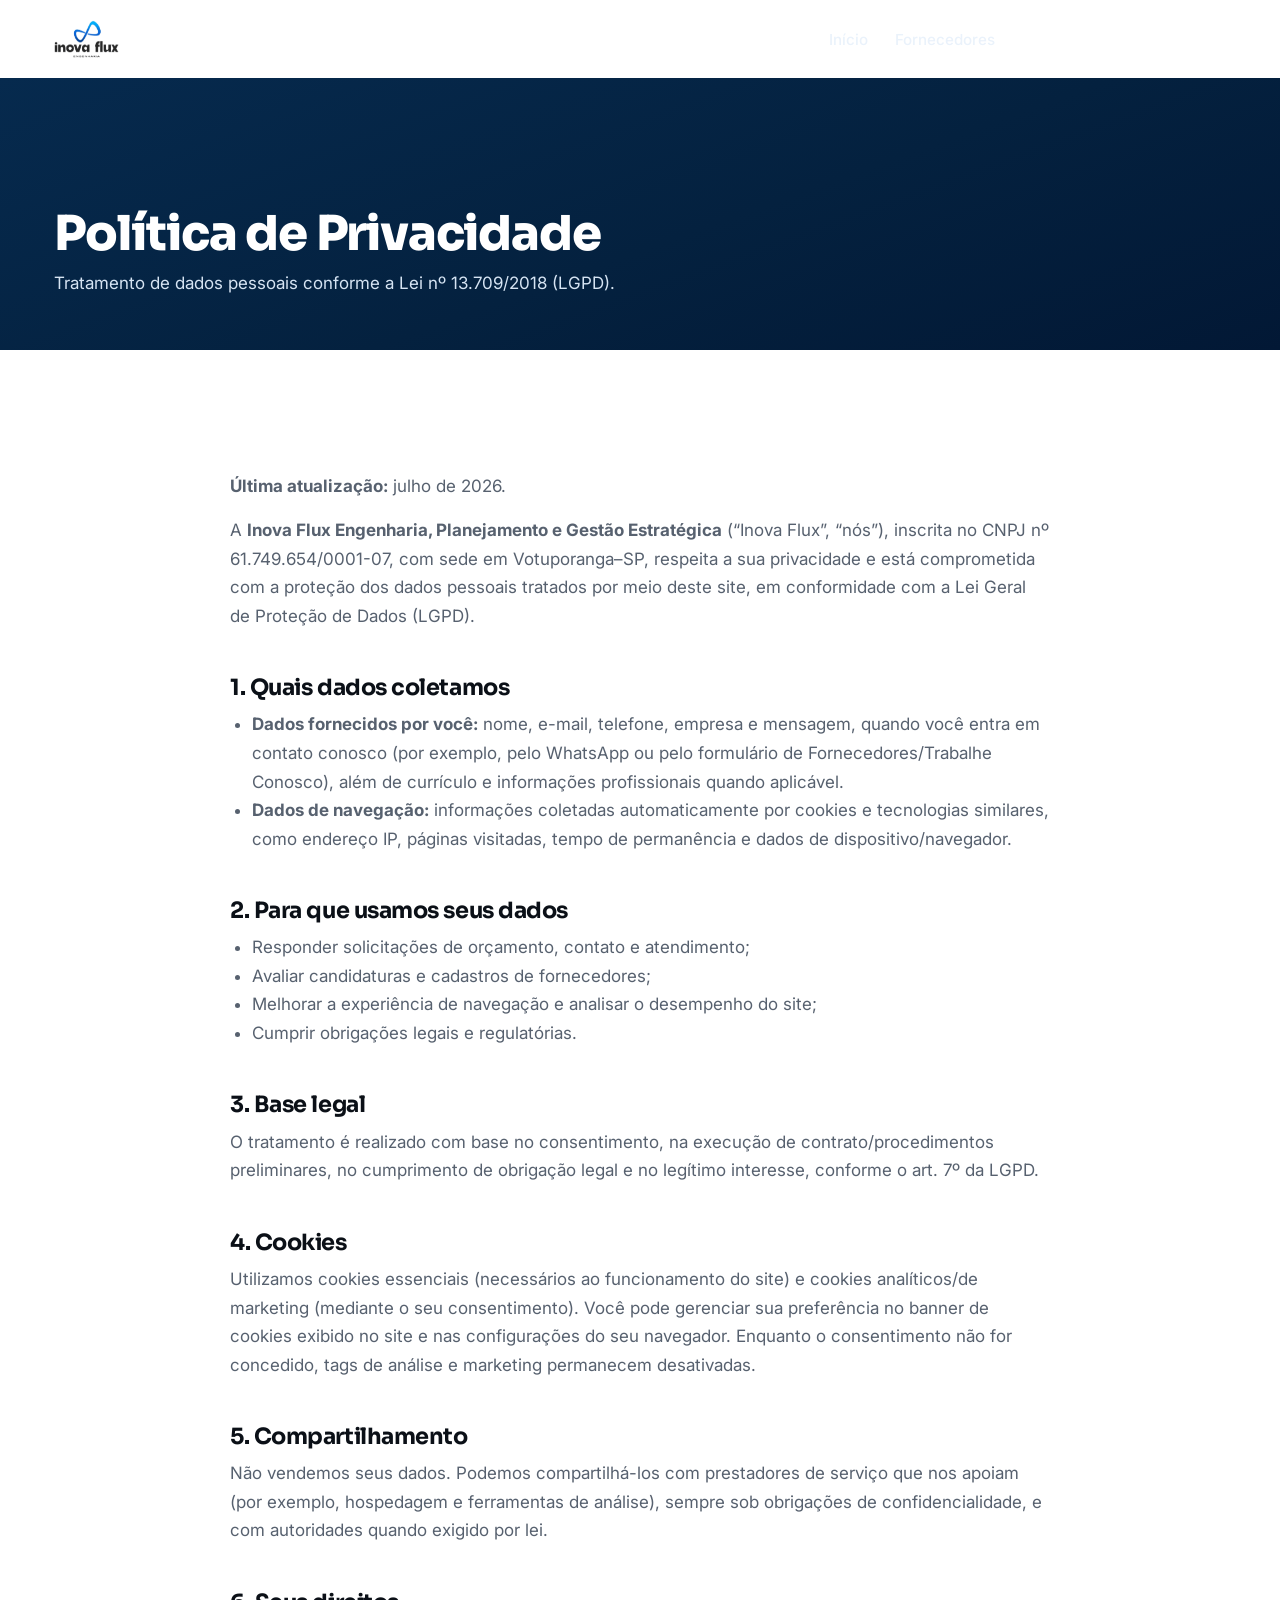
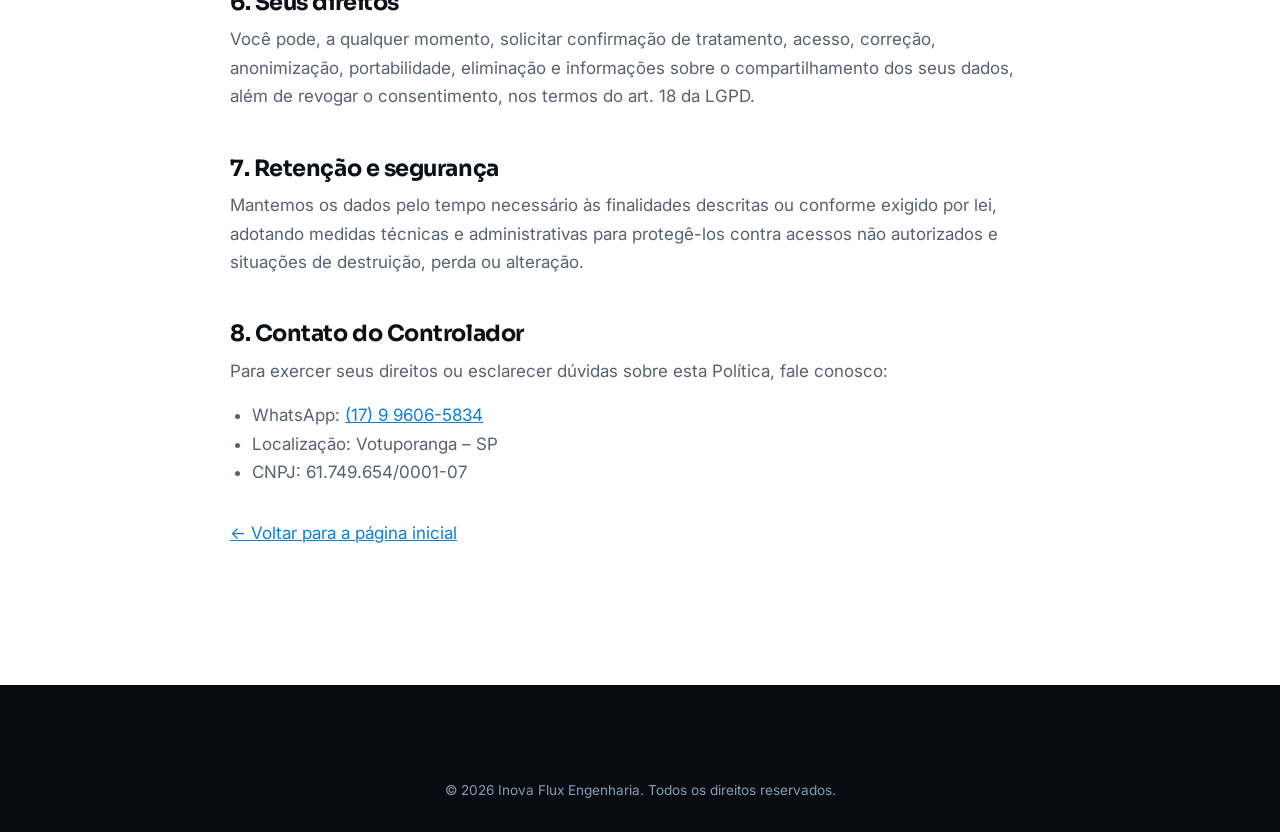
<file: Site/politica-de-privacidade.html>
<!DOCTYPE html>
<html lang="pt-BR">
<head>
<meta charset="UTF-8">
<meta name="viewport" content="width=device-width, initial-scale=1">

<!-- BuildV: GTM -->
<!-- Google Tag Manager -->
<script>(function(w,d,s,l,i){w[l]=w[l]||[];w[l].push({'gtm.start':
new Date().getTime(),event:'gtm.js'});var f=d.getElementsByTagName(s)[0],
j=d.createElement(s),dl=l!='dataLayer'?'&l='+l:'';j.async=true;j.src=
'https://www.googletagmanager.com/gtm.js?id='+i+dl;f.parentNode.insertBefore(j,f);
})(window,document,'script','dataLayer','GTM-KP6CF49C');</script>
<!-- End Google Tag Manager -->
<!-- /BuildV: GTM -->
<title>Política de Privacidade — Inova Flux Engenharia</title>
<meta name="description" content="Política de Privacidade e tratamento de dados pessoais (LGPD) da Inova Flux Engenharia.">
<meta name="robots" content="index,follow">
<link rel="icon" type="image/png" href="favicon.png">
<link rel="preconnect" href="https://fonts.googleapis.com">
<link rel="preconnect" href="https://fonts.gstatic.com" crossorigin>
<link href="https://fonts.googleapis.com/css2?family=Sora:wght@600;700;800&family=Inter:wght@400;500;600&display=swap" rel="stylesheet">
<link rel="stylesheet" href="css/styles.css">

<!-- BuildV CRM — Chat flutuante -->
<script src="https://app-crm.buildv.com.br/widget.js" data-widget="wid_47ecce6d9a8fedb538035c45caa10f50" data-api="https://crm-clients-api.buildv.com.br" async></script>
<script src="js/cta-widget.js?v=2" defer></script>
</head>
<body>
<!-- BuildV: GTM (noscript) -->
<noscript><iframe src="https://www.googletagmanager.com/ns.html?id=GTM-KP6CF49C"
height="0" width="0" style="display:none;visibility:hidden"></iframe></noscript>
<!-- /BuildV: GTM (noscript) -->

<header class="header scrolled" id="header" style="position:sticky">
  <div class="container header-inner">
    <a href="index.html" class="brand" aria-label="Inova Flux Engenharia — início">
      <img class="logo-color" src="assets/logos/logo-color.png" alt="Inova Flux Engenharia" style="opacity:1;position:relative">
    </a>
    <nav class="nav mobile" style="transform:none">
      <ul class="nav-links"><li><a href="index.html">Início</a></li><li><a href="fornecedores.html">Fornecedores</a></li></ul>
      <a id="cta-chat1" class="btn nav-cta" data-cta="orcamento" role="button" tabindex="0">Solicitar orçamento</a>
    </nav>
  </div>
</header>

<section class="page-hero">
  <div class="container"><h1>Política de Privacidade</h1><p style="margin:.6rem 0 0;color:#D6E4F3">Tratamento de dados pessoais conforme a Lei nº 13.709/2018 (LGPD).</p></div>
</section>

<main class="container">
  <article class="prose">
    <p><strong>Última atualização:</strong> julho de 2026.</p>
    <p>A <strong>Inova Flux Engenharia, Planejamento e Gestão Estratégica</strong> (“Inova Flux”, “nós”), inscrita no CNPJ nº 61.749.654/0001-07, com sede em Votuporanga–SP, respeita a sua privacidade e está comprometida com a proteção dos dados pessoais tratados por meio deste site, em conformidade com a Lei Geral de Proteção de Dados (LGPD).</p>

    <h2>1. Quais dados coletamos</h2>
    <ul>
      <li><strong>Dados fornecidos por você:</strong> nome, e-mail, telefone, empresa e mensagem, quando você entra em contato conosco (por exemplo, pelo WhatsApp ou pelo formulário de Fornecedores/Trabalhe Conosco), além de currículo e informações profissionais quando aplicável.</li>
      <li><strong>Dados de navegação:</strong> informações coletadas automaticamente por cookies e tecnologias similares, como endereço IP, páginas visitadas, tempo de permanência e dados de dispositivo/navegador.</li>
    </ul>

    <h2>2. Para que usamos seus dados</h2>
    <ul>
      <li>Responder solicitações de orçamento, contato e atendimento;</li>
      <li>Avaliar candidaturas e cadastros de fornecedores;</li>
      <li>Melhorar a experiência de navegação e analisar o desempenho do site;</li>
      <li>Cumprir obrigações legais e regulatórias.</li>
    </ul>

    <h2>3. Base legal</h2>
    <p>O tratamento é realizado com base no consentimento, na execução de contrato/procedimentos preliminares, no cumprimento de obrigação legal e no legítimo interesse, conforme o art. 7º da LGPD.</p>

    <h2>4. Cookies</h2>
    <p>Utilizamos cookies essenciais (necessários ao funcionamento do site) e cookies analíticos/de marketing (mediante o seu consentimento). Você pode gerenciar sua preferência no banner de cookies exibido no site e nas configurações do seu navegador. Enquanto o consentimento não for concedido, tags de análise e marketing permanecem desativadas.</p>

    <h2>5. Compartilhamento</h2>
    <p>Não vendemos seus dados. Podemos compartilhá-los com prestadores de serviço que nos apoiam (por exemplo, hospedagem e ferramentas de análise), sempre sob obrigações de confidencialidade, e com autoridades quando exigido por lei.</p>

    <h2>6. Seus direitos</h2>
    <p>Você pode, a qualquer momento, solicitar confirmação de tratamento, acesso, correção, anonimização, portabilidade, eliminação e informações sobre o compartilhamento dos seus dados, além de revogar o consentimento, nos termos do art. 18 da LGPD.</p>

    <h2>7. Retenção e segurança</h2>
    <p>Mantemos os dados pelo tempo necessário às finalidades descritas ou conforme exigido por lei, adotando medidas técnicas e administrativas para protegê-los contra acessos não autorizados e situações de destruição, perda ou alteração.</p>

    <h2>8. Contato do Controlador</h2>
    <p>Para exercer seus direitos ou esclarecer dúvidas sobre esta Política, fale conosco:</p>
    <ul>
      <li>WhatsApp: <a data-cta="orcamento" role="button" tabindex="0">(17) 9 9606-5834</a></li>
      <li>Localização: Votuporanga – SP</li>
      <li>CNPJ: 61.749.654/0001-07</li>
    </ul>
    <p style="margin-top:2rem"><a href="index.html">← Voltar para a página inicial</a></p>
  </article>
</main>

<footer class="footer">
  <div class="container">
    <div class="footer-bottom" style="border:0;justify-content:center">
      <span>© <span id="year">2026</span> Inova Flux Engenharia. Todos os direitos reservados.</span>
    </div>
  </div>
</footer>
<script src="js/lenis.min.js"></script>
<script src="js/app.js?v=2"></script>

</body>
</html>
</file>
<file: Site/css/styles.css>
/* =====================================================================
   Inova Flux Engenharia — styles.css (v3 · editorial/industrial + motion premium)
   Paleta ciano→azul da marca, tipografia Sora + Inter.
   ===================================================================== */

/* ---------- Tokens ---------- */
:root{
  --brand-cyan:#12B5F0;
  --brand:#0E7FD6;
  --brand-deep:#022E79;
  --brand-navy:#04213F;
  --ink:#0B1017;
  --ink-2:#161C26;
  --charcoal:#272728;
  --muted:#57616F;
  --muted-2:#8A93A0;
  --line:#E4E8EE;
  --line-2:#EEF1F5;
  --surface:#F4F6F9;
  --surface-2:#E9EEF3;
  --bg:#FFFFFF;
  --white:#FFFFFF;

  --grad:linear-gradient(135deg,#12B5F0 0%,#0E7FD6 55%,#022E79 100%);
  --grad-dark:linear-gradient(160deg,#062A4E 0%,#04213F 55%,#021835 100%);

  --r-sm:6px; --r:10px; --r-lg:16px; --pill:999px;
  --shadow-sm:0 1px 2px rgba(9,20,35,.05);
  --shadow:0 10px 30px rgba(9,20,35,.09);
  --shadow-lg:0 26px 60px rgba(9,20,35,.20);
  --ring:0 0 0 3px rgba(18,181,240,.45);

  --container:1220px;
  --pad:24px;
  --sec:clamp(72px,9.5vw,132px);
  --header-h:78px;

  --ff-display:"Sora",system-ui,-apple-system,"Segoe UI",Roboto,sans-serif;
  --ff-body:"Inter",system-ui,-apple-system,"Segoe UI",Roboto,sans-serif;

  /* curvas de animação */
  --ease:cubic-bezier(.33,.72,.32,1);      /* micro-interações — suave, natural */
  --ease-out:cubic-bezier(.16,1,.3,1);     /* entradas — expo-out, premium */
  --ease-soft:cubic-bezier(.45,.05,.2,1);
}

/* ---------- Reset / base ---------- */
*,*::before,*::after{box-sizing:border-box}
html{scroll-behavior:smooth;scroll-padding-top:90px;-webkit-text-size-adjust:100%}
body{
  margin:0;font-family:var(--ff-body);font-size:1.0625rem;line-height:1.68;
  color:var(--ink);background:var(--bg);overflow-x:hidden;
  -webkit-font-smoothing:antialiased;text-rendering:optimizeLegibility;
}
/* Lenis smooth scroll (evita conflito com html{scroll-behavior:smooth}) */
html.lenis,html.lenis body{height:auto}
.lenis.lenis-smooth{scroll-behavior:auto!important}
.lenis.lenis-smooth [data-lenis-prevent]{overscroll-behavior:contain}
.lenis.lenis-stopped{overflow:hidden}
.lenis.lenis-smooth iframe{pointer-events:none}

img{max-width:100%;display:block;height:auto}
a{color:var(--brand);text-decoration:none}
h1,h2,h3,h4{font-family:var(--ff-display);color:var(--ink);line-height:1.08;font-weight:700;margin:0 0 .5em}
h1{font-size:clamp(2.4rem,5.4vw,4rem);letter-spacing:-.025em;font-weight:800}
h2{font-size:clamp(1.9rem,3.8vw,2.9rem);letter-spacing:-.02em;font-weight:700}
h3{font-size:1.2rem;letter-spacing:-.01em}
p{margin:0 0 1rem}
ul{margin:0;padding:0;list-style:none}
:focus-visible{outline:none;box-shadow:var(--ring);border-radius:4px}
::selection{background:var(--brand-cyan);color:#fff}

/* ---------- Layout ---------- */
.container{width:100%;max-width:var(--container);margin:0 auto;padding:0 var(--pad)}
.section{padding:var(--sec) 0;position:relative}
.section--surface{background:var(--surface)}
.section--dark{background:var(--ink);color:#C4CEDA}
.section--dark h2,.section--dark h3{color:#fff}
.section--gradient{background:var(--grad-dark);color:#C9D7E6}
.section--gradient h2,.section--gradient h3{color:#fff}

.sec-head{max-width:760px;margin:0 0 clamp(40px,5vw,64px)}
.sec-head.center{margin-left:auto;margin-right:auto;text-align:center}
.eyebrow{
  display:inline-block;
  font-family:var(--ff-body);font-weight:600;font-size:.76rem;letter-spacing:.2em;
  text-transform:uppercase;color:var(--brand);margin-bottom:1.1rem;
}
.section--dark .eyebrow,.section--gradient .eyebrow{color:var(--brand-cyan)}
.lead{font-size:1.14rem;color:var(--muted);max-width:64ch}
.section--dark .lead,.section--gradient .lead{color:#AFC0D2}

/* ---------- Buttons ---------- */
.btn{
  --btn-bg:var(--brand);--btn-fg:#fff;
  display:inline-flex;align-items:center;gap:.6em;
  font-family:var(--ff-body);font-weight:600;font-size:.98rem;letter-spacing:.01em;
  padding:.92em 1.5em;border-radius:var(--r-sm);border:0;cursor:pointer;
  background:var(--btn-bg);color:var(--btn-fg);
  box-shadow:0 6px 18px rgba(14,127,214,.22);
  transition:transform .45s var(--ease),box-shadow .45s var(--ease),background .45s var(--ease);
  line-height:1.2;text-align:center;will-change:transform;
}
.btn:hover{transform:translateY(-3px);background:var(--ink);box-shadow:0 14px 30px rgba(9,20,35,.28)}
.btn:active{transform:translateY(-1px);transition-duration:.1s}
.btn svg{width:1.15em;height:1.15em;flex:0 0 auto;transition:transform .45s var(--ease)}
.btn:hover svg{transform:translateX(2px)}
.btn--ghost{background:transparent;color:var(--ink);box-shadow:inset 0 0 0 1.5px var(--line-2);border:0}
.btn--ghost:hover{background:var(--ink);color:#fff;box-shadow:inset 0 0 0 1.5px var(--ink)}
.btn--light{background:#fff;color:var(--ink);box-shadow:0 8px 22px rgba(0,0,0,.18)}
.btn--light:hover{background:var(--brand-cyan);color:#fff}
.btn--lg{padding:1.05em 1.9em;font-size:1.02rem}

/* ---------- Header ---------- */
.header{position:fixed;top:0;left:0;right:0;z-index:1000;height:var(--header-h);transition:background .4s var(--ease),box-shadow .4s var(--ease),height .4s var(--ease)}
.header-inner{display:flex;align-items:center;justify-content:space-between;height:100%}
.brand{display:flex;align-items:center;height:100%;z-index:2}
.brand img{height:38px;width:auto;transition:opacity .4s ease}
.brand .logo-color{opacity:0;position:absolute}
.brand .logo-white{opacity:1;position:relative}
.header.scrolled{background:rgba(255,255,255,.9);backdrop-filter:saturate(1.3) blur(10px);box-shadow:0 1px 0 var(--line);height:66px}
.header.scrolled .brand .logo-color{opacity:1;position:relative}
.header.scrolled .brand .logo-white{opacity:0;position:absolute}

.nav{display:flex;align-items:center;gap:2.2rem}
.nav-links{display:flex;align-items:center;gap:1.7rem}
.nav-links a{font-weight:500;font-size:.95rem;color:#EAF2FB;position:relative;padding:4px 0;transition:color .3s var(--ease)}
.nav-links a::after{content:"";position:absolute;left:0;bottom:-2px;height:2px;width:0;background:var(--brand-cyan);transition:width .45s var(--ease-out)}
.nav-links a:hover::after{width:100%}
.header.scrolled .nav-links a{color:var(--ink)}
.header.scrolled .nav-links a:hover{color:var(--brand)}
.nav-cta{display:inline-flex}
.header:not(.scrolled) .nav-cta.btn{background:rgba(255,255,255,.12);box-shadow:inset 0 0 0 1.5px rgba(255,255,255,.35)}
.header:not(.scrolled) .nav-cta.btn:hover{background:#fff;color:var(--ink)}

.burger{display:none;width:44px;height:44px;border:0;background:transparent;cursor:pointer;position:relative;z-index:1200;border-radius:8px}
.burger span{display:block;position:absolute;left:11px;right:11px;height:2px;background:#fff;border-radius:2px;transition:transform .4s var(--ease),opacity .3s}
.header.scrolled .burger span{background:var(--ink)}
.burger span:nth-child(1){top:15px}.burger span:nth-child(2){top:21px}.burger span:nth-child(3){top:27px}
body.nav-open .burger span:nth-child(1){transform:translateY(6px) rotate(45deg)}
body.nav-open .burger span:nth-child(2){opacity:0}
body.nav-open .burger span:nth-child(3){transform:translateY(-6px) rotate(-45deg)}
body.nav-open .burger span{background:#fff!important}

/* ---------- Hero ---------- */
.hero{position:relative;min-height:100svh;display:flex;align-items:center;overflow:hidden;color:#fff}
.hero-bg{position:absolute;inset:0;z-index:0}
.hero-bg img{width:100%;height:100%;object-fit:cover;object-position:center 30%;opacity:0;transform:scale(1.12);will-change:transform,opacity}
.hero-bg::after{
  content:"";position:absolute;inset:0;
  background:
    linear-gradient(90deg,rgba(6,15,26,.94) 0%,rgba(6,15,26,.8) 34%,rgba(4,26,54,.5) 66%,rgba(4,26,54,.35) 100%),
    linear-gradient(180deg,rgba(6,15,26,.5) 0%,rgba(4,26,54,.2) 40%,rgba(2,24,53,.72) 100%);
}
.hero-inner{position:relative;z-index:1;padding:calc(var(--header-h) + 5vh) 0 8vh;max-width:720px}
.hero .eyebrow{color:var(--brand-cyan)}
.hero h1{color:#fff;margin-bottom:.5em;font-size:clamp(2.15rem,4.4vw,3.3rem);text-shadow:0 2px 30px rgba(0,0,0,.35)}
.hero h1 .accent{color:var(--brand-cyan)}
.hero-sub{font-size:clamp(1.08rem,1.55vw,1.28rem);color:#E6EEF6;max-width:610px;margin-bottom:2.2rem;line-height:1.62}
.hero-actions{display:flex;flex-wrap:wrap;gap:1rem;align-items:center}
.hero-chips{display:flex;flex-wrap:wrap;gap:.7rem 1.6rem;margin-top:2.6rem;padding-top:1.7rem;border-top:1px solid rgba(255,255,255,.16)}
.hero-chip{display:inline-flex;align-items:center;gap:.55em;font-size:.9rem;color:#DDE8F2;font-weight:500}
.hero-chip svg{width:1.15em;height:1.15em;color:var(--brand-cyan)}

/* animação de entrada do hero — imagem (zoom-in + fade) e conteúdo escalonado */
.hero.reveal-in .hero-bg img{animation:heroImgIn 1.9s var(--ease-out) forwards}
@keyframes heroImgIn{from{opacity:0;transform:scale(1.12)}to{opacity:1;transform:scale(1)}}
.hero-inner>*{opacity:0;transform:translateY(26px)}
.hero.reveal-in .hero-inner>*{opacity:1;transform:none;transition:opacity 1s var(--ease-out),transform 1.1s var(--ease-out)}
.hero.reveal-in .hero-inner>*:nth-child(1){transition-delay:.15s}
.hero.reveal-in .hero-inner>*:nth-child(2){transition-delay:.26s}
.hero.reveal-in .hero-inner>*:nth-child(3){transition-delay:.37s}
.hero.reveal-in .hero-inner>*:nth-child(4){transition-delay:.48s}
.hero.reveal-in .hero-inner>*:nth-child(5){transition-delay:.59s}
html:not(.js) .hero-inner>*{opacity:1;transform:none}
html:not(.js) .hero-bg img{opacity:1;transform:none;animation:none}

/* ---------- Stats band ---------- */
.stats{border-top:1px solid var(--line);background:var(--bg)}
.stats-grid{display:grid;grid-template-columns:repeat(4,1fr)}
.stat{padding:clamp(28px,4vw,44px) 8px;text-align:center;border-left:1px solid var(--line)}
.stat:first-child{border-left:0}
.stat-num{font-family:var(--ff-display);font-weight:800;font-size:clamp(2rem,3.4vw,2.9rem);color:var(--ink);letter-spacing:-.02em;line-height:1}
.stat-num .u{color:var(--brand-cyan)}
.stat-label{margin-top:.6rem;font-size:.9rem;color:var(--muted);letter-spacing:.01em}

/* ---------- Grids ---------- */
.grid{display:grid;gap:20px}
.grid-3{grid-template-columns:repeat(3,1fr)}
.grid-2{grid-template-columns:repeat(2,1fr)}
.grid-4{grid-template-columns:repeat(4,1fr)}

/* ---------- Card ---------- */
.card{
  position:relative;background:var(--bg);border:1px solid var(--line);border-radius:var(--r);
  padding:30px 28px 32px;height:100%;overflow:hidden;
  transition:transform .5s var(--ease),box-shadow .5s var(--ease),border-color .5s var(--ease);
}
.card::before{content:"";position:absolute;top:0;left:0;right:0;height:3px;background:var(--grad);transform:scaleX(0);transform-origin:left;transition:transform .6s var(--ease-out)}
.card:hover{transform:translateY(-6px);box-shadow:var(--shadow);border-color:#D3DEEA}
.card:hover::before{transform:scaleX(1)}
.card h3{margin:0 0 .45rem}
.card p{color:var(--muted);margin:0;font-size:1rem}
.card .icon{width:40px;height:40px;display:flex;align-items:center;justify-content:flex-start;color:var(--brand);margin-bottom:20px}
.card .icon svg{width:34px;height:34px;stroke-width:1.5;transition:color .5s var(--ease),transform .5s var(--ease)}
.card:hover .icon svg{color:var(--brand-cyan);transform:translateY(-2px)}
.card .num{font-family:var(--ff-display);font-weight:800;font-size:.85rem;color:var(--brand-cyan);letter-spacing:.14em;margin-bottom:.6rem;display:block}
.section--dark .card,.section--gradient .card{background:rgba(255,255,255,.035);border-color:rgba(255,255,255,.1)}
.section--dark .card p,.section--gradient .card p{color:#A9BBCE}
.section--dark .card .icon,.section--gradient .card .icon{color:var(--brand-cyan)}

.card--cta{background:var(--ink);border-color:var(--ink);color:#fff;display:flex;flex-direction:column;justify-content:center}
.card--cta::before{display:none}
.card--cta h3{color:#fff}
.card--cta p{color:#AAB6C4}
.card--cta:hover{transform:translateY(-6px);box-shadow:var(--shadow-lg)}

/* ---------- Split ---------- */
.split{display:grid;grid-template-columns:1fr 1fr;gap:clamp(36px,5vw,80px);align-items:center}
.split.rev .split-media{order:2}
.split-media{position:relative;border-radius:var(--r);overflow:hidden;box-shadow:var(--shadow-lg);aspect-ratio:4/5}
.split-media img{width:100%;height:100%;object-fit:cover;transition:transform 1.1s var(--ease-out)}
.split-media:hover img{transform:scale(1.04)}
.split-media::after{content:"";position:absolute;inset:0;background:linear-gradient(180deg,rgba(4,26,54,.05),rgba(4,26,54,.35));mix-blend-mode:multiply}
.split-media .badge{position:absolute;left:20px;bottom:20px;z-index:2;background:rgba(11,16,23,.82);backdrop-filter:blur(8px);color:#fff;padding:13px 18px;border-radius:8px;font-size:.88rem;border:1px solid rgba(255,255,255,.1)}
.split-media .badge strong{display:block;font-family:var(--ff-display);font-size:1.1rem;margin-bottom:2px}
.stack-list{margin-top:1.8rem;display:grid;gap:1.15rem}
.stack-list li{display:flex;gap:1rem;align-items:flex-start;color:var(--muted)}
.stack-list .tick{flex:0 0 auto;width:28px;height:28px;border-radius:7px;background:transparent;border:1.6px solid var(--brand);color:var(--brand);display:grid;place-items:center;margin-top:2px;transition:background .35s var(--ease-out),color .35s var(--ease-out),border-color .35s var(--ease-out)}
.stack-list .tick svg{width:14px;height:14px;color:currentColor}
.stack-list li:hover .tick{background:var(--brand);border-color:var(--brand);color:#fff}
.section--dark .stack-list .tick,.section--gradient .stack-list .tick{border-color:var(--brand-cyan);color:var(--brand-cyan)}
.section--dark .stack-list li:hover .tick,.section--gradient .stack-list li:hover .tick{background:var(--brand-cyan);color:var(--brand-navy)}
.stack-list b{color:var(--ink);font-weight:600}
.section--dark .stack-list li,.section--gradient .stack-list li{color:#B9C8D8}
.section--dark .stack-list b,.section--gradient .stack-list b{color:#fff}

/* ---------- Parceria ---------- */
.ps-grid{display:grid;grid-template-columns:1fr 1fr;gap:20px;margin-bottom:44px}
.ps-card{border-radius:var(--r);padding:34px;border:1px solid rgba(255,255,255,.1);position:relative}
.ps-card .tag{font-size:.76rem;font-weight:700;letter-spacing:.16em;text-transform:uppercase;margin-bottom:.9rem;display:inline-block}
.ps-card.prob{background:rgba(255,255,255,.03)}
.ps-card.prob .tag{color:#FF9E8D}
.ps-card.sol{background:rgba(18,181,240,.08);border-color:rgba(18,181,240,.3)}
.ps-card.sol .tag{color:var(--brand-cyan)}
.ps-card h3{color:#fff}
.ps-card p{color:#B9C8D8;margin:0}

/* ---------- Metodologia ---------- */
/* Metodologia — timeline de processo conectada (linha de projeto que "desenha") */
.timeline{position:relative;display:grid;grid-template-columns:repeat(3,1fr);gap:clamp(24px,4vw,52px);margin-top:6px}
.timeline::before{content:"";position:absolute;top:26px;left:16%;right:16%;height:2px;background:var(--line);z-index:0}
.tl-progress{position:absolute;top:26px;left:16%;width:68%;height:2px;transform:scaleX(0);transform-origin:left;background:linear-gradient(90deg,var(--brand-cyan),var(--brand) 85%);z-index:0;transition:transform 1.4s var(--ease-out)}
.timeline.in .tl-progress{transform:scaleX(1)}
.tl-step{position:relative;z-index:1;display:flex;flex-direction:column;align-items:center;text-align:center}
.tl-dot{display:grid;place-items:center;width:54px;height:54px;border-radius:50%;background:var(--bg);border:2px solid var(--line);margin-bottom:22px;transition:border-color .6s var(--ease-out),box-shadow .6s var(--ease-out)}
.tl-num{font-family:var(--ff-display);font-weight:800;font-size:1.2rem;color:var(--muted-2);transition:color .6s var(--ease-out)}
.tl-step h3{margin:0 0 .45rem}
.tl-step p{color:var(--muted);margin:0;max-width:34ch}
.timeline.in .tl-dot{border-color:var(--brand-cyan);box-shadow:0 8px 20px rgba(14,127,214,.20)}
.timeline.in .tl-num{color:var(--brand)}
.timeline.in .tl-step:nth-of-type(2) .tl-dot,.timeline.in .tl-step:nth-of-type(2) .tl-num{transition-delay:.45s}
.timeline.in .tl-step:nth-of-type(3) .tl-dot,.timeline.in .tl-step:nth-of-type(3) .tl-num{transition-delay:.9s}

/* ---------- Portfólio (accordion horizontal expansível) ---------- */
.portfolio-accordion{display:flex;gap:14px;height:clamp(420px,56vh,560px)}
.pf-card{
  display:block;padding:0;border:0;margin:0;font:inherit;color:inherit;background:#0a1826;
  position:relative;border-radius:var(--r);overflow:hidden;cursor:pointer;
  flex:1 1 0;min-width:0;height:100%;
  box-shadow:var(--shadow-sm);
  transition:flex-grow .55s var(--ease-out),box-shadow .5s var(--ease);
}
/* ao passar o mouse na fileira: os não-ativos encolhem; o ativo cresce */
.portfolio-accordion:hover .pf-card{flex-grow:.62}
.pf-card:hover,.pf-card:focus-visible,
.portfolio-accordion:hover .pf-card:hover,
.portfolio-accordion:hover .pf-card:focus-visible{flex-grow:2.7;box-shadow:var(--shadow-lg)}
.pf-card img{width:100%;height:100%;object-fit:cover;display:block;transition:transform 1s var(--ease-out)}
.pf-card:hover img,.pf-card:focus-visible img{transform:scale(1.05)}
.pf-card::after{content:"";position:absolute;inset:0;background:linear-gradient(180deg,rgba(4,26,54,0) 32%,rgba(6,15,26,.92));transition:.4s var(--ease)}
/* rótulo vertical (estado recolhido) */
.pf-vlabel{
  position:absolute;left:16px;bottom:22px;z-index:2;color:#fff;font-family:var(--ff-display);
  font-weight:700;font-size:1.02rem;letter-spacing:.01em;white-space:nowrap;pointer-events:none;
  writing-mode:vertical-rl;transform:rotate(180deg);
  opacity:1;transition:opacity .3s var(--ease-out);text-shadow:0 2px 12px rgba(0,0,0,.55)
}
.pf-card:hover .pf-vlabel,.pf-card:focus-visible .pf-vlabel{opacity:0}
/* legenda horizontal (estado expandido) */
.pf-meta{position:absolute;left:0;right:0;bottom:0;z-index:2;padding:26px;color:#fff;text-align:left;
  opacity:0;transform:translateY(10px);
  transition:opacity .4s var(--ease-out) .1s,transform .45s var(--ease-out) .1s}
.pf-card:hover .pf-meta,.pf-card:focus-visible .pf-meta{opacity:1;transform:none}
.pf-over{font-size:.7rem;letter-spacing:.16em;text-transform:uppercase;color:var(--brand-cyan);font-weight:700;white-space:nowrap}
.pf-title{font-family:var(--ff-display);font-weight:700;font-size:1.28rem;margin:.28rem 0 .16rem;line-height:1.15;white-space:nowrap}
.pf-small{font-size:.86rem;color:#B7CADD;white-space:nowrap}
.pf-zoom{position:absolute;top:16px;right:16px;z-index:2;width:40px;height:40px;border-radius:50%;background:rgba(255,255,255,.14);backdrop-filter:blur(4px);display:grid;place-items:center;opacity:0;transform:scale(.85);transition:.45s var(--ease-out)}
.pf-card:hover .pf-zoom,.pf-card:focus-visible .pf-zoom{opacity:1;transform:scale(1)}
.pf-zoom svg{width:18px;height:18px;color:#fff}

/* ---------- Portfólio de projetos (grade filtrável) ---------- */
.proj-filter{display:flex;flex-wrap:wrap;gap:10px;margin:0 0 clamp(26px,3.4vw,38px)}
.proj-chip{
  font-family:var(--ff-body);font-weight:600;font-size:.9rem;letter-spacing:.01em;line-height:1;
  padding:.6em 1.15em;min-height:44px;border-radius:var(--pill);cursor:pointer;
  background:var(--bg);color:var(--ink);border:1.5px solid var(--line);
  transition:background .35s var(--ease),color .35s var(--ease),border-color .35s var(--ease),transform .35s var(--ease),box-shadow .35s var(--ease);
}
.proj-chip:hover{border-color:var(--brand-cyan);color:var(--brand);transform:translateY(-2px)}
.proj-chip.is-active{background:var(--ink);color:#fff;border-color:var(--ink);box-shadow:var(--shadow-sm)}
.proj-chip.is-active:hover{color:#fff}

.proj-grid{display:grid;grid-template-columns:repeat(3,1fr);gap:20px}
.proj-card{
  position:relative;display:block;padding:0;margin:0;border:0;cursor:pointer;color:inherit;font:inherit;text-align:left;
  background:#0a1826;border-radius:var(--r);overflow:hidden;width:100%;aspect-ratio:4/3;
  box-shadow:var(--shadow-sm);
}
/* vence a transição genérica de [data-reveal]: opacidade p/ entrada + transform rápido p/ hover */
.proj-grid .proj-card{transition:opacity .9s var(--ease-out),transform .55s var(--ease-out),box-shadow .5s var(--ease)}
.proj-card.is-hidden{display:none}
.proj-card>*{position:absolute}
.proj-img{inset:0;z-index:0}
.proj-img img{width:100%;height:100%;object-fit:cover;display:block;transition:transform 1s var(--ease-out)}
.proj-card::after{content:"";position:absolute;inset:0;z-index:1;background:linear-gradient(180deg,rgba(4,26,54,0) 36%,rgba(6,15,26,.55) 66%,rgba(6,15,26,.94));transition:opacity .45s var(--ease)}
.proj-card:hover,.proj-card:focus-visible{transform:translateY(-6px);box-shadow:var(--shadow-lg)}
.proj-card:hover .proj-img img,.proj-card:focus-visible .proj-img img{transform:scale(1.06)}
.proj-cat{
  top:14px;left:14px;z-index:2;display:inline-flex;align-items:center;
  font-size:.68rem;font-weight:700;letter-spacing:.12em;text-transform:uppercase;
  color:#fff;background:rgba(6,15,26,.64);backdrop-filter:blur(6px);
  padding:.5em .8em;border-radius:var(--pill);border:1px solid rgba(255,255,255,.14)
}
.proj-zoom{
  top:12px;right:12px;z-index:2;width:40px;height:40px;border-radius:50%;
  background:rgba(255,255,255,.16);backdrop-filter:blur(4px);display:grid;place-items:center;
  opacity:0;transform:scale(.85);transition:opacity .45s var(--ease-out),transform .45s var(--ease-out)
}
.proj-zoom svg{width:18px;height:18px;color:#fff}
.proj-card:hover .proj-zoom,.proj-card:focus-visible .proj-zoom{opacity:1;transform:scale(1)}
.proj-body{left:0;right:0;bottom:0;z-index:2;padding:22px 22px 20px;color:#fff}
.proj-over{display:block;font-size:.7rem;letter-spacing:.14em;text-transform:uppercase;color:var(--brand-cyan);font-weight:700}
.proj-title{display:block;font-family:var(--ff-display);font-weight:700;font-size:1.28rem;line-height:1.16;margin:.3rem 0 .4rem}
.proj-small{display:inline-flex;align-items:center;gap:.5em;font-size:.84rem;color:#C6D5E5;font-weight:500;
  opacity:0;transform:translateY(6px);transition:opacity .4s var(--ease-out),transform .4s var(--ease-out)}
.proj-small svg{width:1.05em;height:1.05em;color:var(--brand-cyan);flex:0 0 auto}
.proj-card:hover .proj-small,.proj-card:focus-visible .proj-small{opacity:1;transform:none}
.proj-empty{color:var(--muted);text-align:center;padding:20px 0;margin:0}

/* ---------- Lightbox ---------- */
.lightbox{position:fixed;inset:0;z-index:1500;display:none;align-items:center;justify-content:center;background:rgba(4,10,18,.95);opacity:0;transition:opacity .35s var(--ease)}
.lightbox.open{display:flex;opacity:1}
.lb-img{max-width:88vw;max-height:82vh;border-radius:8px;box-shadow:var(--shadow-lg);object-fit:contain;animation:lbin .45s var(--ease-out)}
@keyframes lbin{from{opacity:0;transform:scale(.94)}to{opacity:1;transform:scale(1)}}
.lb-btn{position:absolute;background:rgba(255,255,255,.1);border:0;color:#fff;width:54px;height:54px;border-radius:50%;cursor:pointer;display:grid;place-items:center;transition:background .3s var(--ease),transform .3s var(--ease);backdrop-filter:blur(4px)}
.lb-btn:hover{background:var(--brand);transform:scale(1.06)}
.lb-btn svg{width:24px;height:24px}
.lb-prev{left:3vw;top:50%;transform:translateY(-50%)}
.lb-prev:hover{transform:translateY(-50%) scale(1.06)}
.lb-next{right:3vw;top:50%;transform:translateY(-50%)}
.lb-next:hover{transform:translateY(-50%) scale(1.06)}
.lb-close{top:24px;right:3vw;width:48px;height:48px}
.lb-counter{position:absolute;bottom:26px;left:50%;transform:translateX(-50%);color:#fff;font-size:.92rem;letter-spacing:.1em;background:rgba(255,255,255,.08);padding:6px 16px;border-radius:var(--pill)}
.lb-caption{position:absolute;bottom:66px;left:50%;transform:translateX(-50%);color:#CDDBEA;font-size:.92rem;text-align:center;max-width:80vw}

/* ---------- Sectors ---------- */
/* Setores — tiles com barra de acento ("linha de projeto") e destaque escuro */
.sectors{display:grid;grid-template-columns:repeat(4,1fr);gap:16px}
.sector{position:relative;background:var(--bg);border:1px solid var(--line);border-radius:var(--r);padding:26px 24px;overflow:hidden;transition:transform .5s var(--ease),border-color .5s var(--ease),box-shadow .5s var(--ease)}
.sector::before{content:"";position:absolute;left:0;top:0;bottom:0;width:3px;background:var(--grad);transform:scaleY(0);transform-origin:top;transition:transform .55s var(--ease-out)}
.sector:hover{transform:translateY(-5px);border-color:#D3DEEA;box-shadow:var(--shadow)}
.sector:hover::before{transform:scaleY(1)}
.sector-ic{color:var(--brand);margin-bottom:16px;transition:color .5s var(--ease)}
.sector-ic svg{width:30px;height:30px}
.sector:hover .sector-ic{color:var(--brand-cyan)}
.sector-name{display:block;font-family:var(--ff-display);font-weight:700;color:var(--ink);font-size:1.02rem;line-height:1.25}
.sector-tag{display:inline-block;margin-top:10px;font-size:.72rem;letter-spacing:.14em;text-transform:uppercase;font-weight:700;color:var(--brand)}
.sector.is-featured{background:var(--ink);border-color:var(--ink)}
.sector.is-featured::before{transform:scaleY(1)}
.sector.is-featured .sector-name{color:#fff}
.sector.is-featured .sector-ic,.sector.is-featured .sector-tag{color:var(--brand-cyan)}
.sector.is-featured:hover{box-shadow:var(--shadow-lg)}

/* Por que escolher — quadrantes divididos por hairline (grade técnica) + nó central */
.reasons{display:grid;grid-template-columns:1fr 1fr;grid-auto-rows:1fr;position:relative}
.reason{position:relative;padding:clamp(26px,3vw,42px) clamp(26px,3.4vw,46px);display:flex;flex-direction:column}
.reason:nth-child(odd){padding-left:0;border-right:1px solid var(--line)}
.reason:nth-child(even){padding-right:0}
.reason:nth-child(-n+2){padding-top:0;border-bottom:1px solid var(--line)}
.reason-ic{width:46px;height:46px;border-radius:11px;display:grid;place-items:center;color:var(--brand);background:rgba(18,181,240,.09);margin-bottom:18px;transition:background .5s var(--ease),color .5s var(--ease),transform .5s var(--ease)}
.reason-ic svg{width:26px;height:26px;stroke-width:1.6}
.reason:hover .reason-ic{background:var(--brand);color:#fff;transform:translateY(-2px)}
.reason h3{margin:0 0 .45rem;font-size:1.2rem}
.reason p{margin:0;color:var(--muted)}
.reasons::after{content:"";position:absolute;left:50%;top:50%;width:10px;height:10px;transform:translate(-50%,-50%) rotate(45deg);background:var(--surface);border:1.5px solid var(--brand-cyan);z-index:2}

/* Divisor de fluxo (linha de processo) — detalhe sutil entre seções */
.flow-divider{display:flex;align-items:center;gap:9px;margin:0 0 clamp(30px,4vw,48px)}
.flow-divider .fd-dot{flex:0 0 auto;width:7px;height:7px;border-radius:50%;background:var(--brand-cyan);box-shadow:0 0 0 4px rgba(18,181,240,.12)}
.flow-divider .fd-seg{flex:0 0 auto;width:clamp(40px,7vw,72px);height:1px;background:var(--line)}
.flow-divider .fd-node{flex:0 0 auto;width:9px;height:9px;transform:rotate(45deg);border:1.5px solid var(--brand-cyan);background:transparent}
.flow-divider .fd-flow{flex:1;max-width:340px;height:1px;background:linear-gradient(90deg,var(--line),transparent)}
.section--dark .flow-divider .fd-seg{background:rgba(255,255,255,.16)}
.section--dark .flow-divider .fd-flow{background:linear-gradient(90deg,rgba(255,255,255,.16),transparent)}

/* =====================================================================
   Motivos da marca (símbolo "flow") + componentes alternativos
   ===================================================================== */
/* conteúdo do container sempre acima de eventuais camadas decorativas */
.section > .container{position:relative;z-index:1}

/* divisor com o símbolo da marca */
.brand-divider{display:flex;align-items:center;gap:22px;max-width:420px;margin:0 auto clamp(38px,5vw,58px)}
.brand-divider::before,.brand-divider::after{content:"";height:1px;flex:1;background:var(--line)}
.section--dark .brand-divider::before,.section--dark .brand-divider::after{background:rgba(255,255,255,.14)}
.brand-divider img{width:44px;height:auto;opacity:.95}

/* Disciplinas — cards com canto cortado (assinatura industrial) + índice fantasma */
#disciplinas .card{clip-path:polygon(0 0,calc(100% - 22px) 0,100% 22px,100% 100%,0 100%)}
#disciplinas .card:hover{box-shadow:none;filter:drop-shadow(0 14px 26px rgba(9,20,35,.13))}
#disciplinas .card .num-ghost{position:absolute;right:16px;bottom:6px;z-index:0;font-family:var(--ff-display);font-weight:800;font-size:3.4rem;line-height:1;color:var(--surface-2);transition:color .5s var(--ease);pointer-events:none}
#disciplinas .card:hover .num-ghost{color:#DCEEFA}
#disciplinas .card .icon,#disciplinas .card h3,#disciplinas .card p{position:relative;z-index:1}

/* Planejamento — lista editorial (linhas com hairline, sem "caixas") */
.feature-list{display:grid;gap:0}
.fl-item{display:grid;grid-template-columns:60px 1fr 2fr;gap:clamp(18px,3vw,44px);align-items:start;padding:30px 0;border-top:1px solid var(--line);transition:background .4s var(--ease)}
.fl-item:first-child{border-top:0}
.fl-item:hover{background:linear-gradient(90deg,rgba(18,181,240,.04),transparent 70%)}
.fl-ico{color:var(--brand);transition:color .4s var(--ease)}
.fl-ico svg{width:38px;height:38px;stroke-width:1.5}
.fl-item:hover .fl-ico{color:var(--brand-cyan)}
.fl-item h3{margin:0;font-size:1.2rem;padding-top:2px}
.fl-item p{margin:0;color:var(--muted)}

/* Segurança — faixa escura com colunas divididas por hairline (sem cards) */
.feature-cols{display:grid;grid-template-columns:repeat(3,1fr);gap:0}
.fc{padding:6px clamp(24px,3vw,42px)}
.fc + .fc{border-left:1px solid rgba(255,255,255,.12)}
.fc:first-child{padding-left:0}.fc:last-child{padding-right:0}
.fc-ico{color:var(--brand-cyan);margin-bottom:18px}
.fc-ico svg{width:38px;height:38px;stroke-width:1.5}
.fc h3{color:#fff;margin:0 0 .5rem}
.fc p{color:#A9BBCE;margin:0}

/* símbolo decorativo dentro do card de contato */
.card-mark{position:absolute;right:-26px;bottom:-26px;width:190px;opacity:.10;z-index:0;pointer-events:none}
.card-mark img{width:100%;display:block}
.contact-card > *{position:relative;z-index:1}

/* símbolo no rodapé */
.f-mark{width:40px;opacity:.85;margin-bottom:14px}

/* ---------- Contato / Como funciona ---------- */
.contact-wrap{display:grid;grid-template-columns:1.05fr .95fr;gap:clamp(36px,5vw,72px);align-items:center}
.howto-steps{position:relative;margin-top:.6rem}
.howto-step{position:relative;display:flex;gap:22px;padding:0 0 30px}
.howto-step:last-child{padding-bottom:0}
/* trilho base (fraco) + linha da marca que "desenha" do passo 1 ao 3 */
.howto-step:not(:last-child)::after{
  content:"";position:absolute;left:25px;top:26px;width:2px;height:100%;background:var(--line);border-radius:2px;z-index:0
}
.howto-step:not(:last-child)::before{
  content:"";position:absolute;left:25px;top:26px;width:2px;height:100%;z-index:1;border-radius:2px;
  background:linear-gradient(180deg,var(--brand-cyan),var(--brand));
  transform:scaleY(0);transform-origin:top;transition:transform .8s var(--ease-out)
}
.howto.in .howto-step::before{transform:scaleY(1)}
.howto.in .howto-step:nth-child(2)::before{transition-delay:.55s}
.howto-num{position:relative;z-index:1;flex:0 0 auto;width:52px;height:52px;border-radius:50%;background:#fff;border:2px solid var(--line);display:grid;place-items:center;font-family:var(--ff-display);font-weight:800;color:var(--muted-2);transition:border-color .6s var(--ease-out),color .6s var(--ease-out),box-shadow .6s var(--ease-out)}
.howto.in .howto-num{border-color:var(--brand-cyan);color:var(--brand);box-shadow:0 6px 16px rgba(14,127,214,.18)}
.howto-step h3{margin:.5rem 0 .3rem}
.howto-step p{color:var(--muted);margin:0}
.howto-step{opacity:0;transform:translateY(18px);transition:opacity .9s var(--ease-out),transform .9s var(--ease-out)}
.howto.in .howto-step{opacity:1;transform:none}
.howto.in .howto-step:nth-child(2){transition-delay:.18s}
.howto.in .howto-step:nth-child(3){transition-delay:.4s}

.contact-card{background:var(--ink);color:#fff;border-radius:var(--r-lg);padding:clamp(32px,4vw,46px);box-shadow:var(--shadow-lg);position:relative;overflow:hidden}
.contact-card::before{content:"";position:absolute;top:-40%;right:-30%;width:80%;height:120%;background:radial-gradient(circle,rgba(18,181,240,.2),transparent 60%)}
.contact-card h3{color:#fff;font-size:1.55rem}
.contact-card .lead{color:#AEBDCE;position:relative}
.contact-info{display:grid;gap:14px;margin:24px 0 28px;position:relative}
.contact-info li{display:flex;gap:.8rem;align-items:center;color:#D6E1EC}
.contact-info svg{width:20px;height:20px;color:var(--brand-cyan);flex:0 0 auto}
.contact-info a{color:#D6E1EC;transition:color .3s var(--ease)}
.contact-info a:hover{color:var(--brand-cyan)}

/* ---------- Footer ---------- */
.footer{background:#070C13;color:#93A3B5;padding:70px 0 30px;font-size:.94rem}
.footer-top{display:grid;grid-template-columns:1.5fr 1fr 1fr;gap:44px;padding-bottom:44px;border-bottom:1px solid rgba(255,255,255,.08)}
.footer .f-logo{height:42px;margin-bottom:20px}
.footer h4{color:#fff;font-family:var(--ff-display);font-size:.95rem;margin:0 0 16px;letter-spacing:.02em}
.footer a{color:#93A3B5;transition:color .3s var(--ease)}
.footer a:hover{color:var(--brand-cyan)}
.footer-links{display:grid;gap:10px}
.footer-contact{display:grid;gap:12px}
.footer-contact li{display:flex;gap:.6rem;align-items:flex-start}
.footer-contact svg{width:18px;height:18px;color:var(--brand-cyan);flex:0 0 auto;margin-top:3px}
.footer-bottom{display:flex;flex-wrap:wrap;gap:12px;justify-content:space-between;padding-top:24px;color:#63758A;font-size:.85rem}
.footer-bottom a{color:#63758A}

/* ---------- Cookie banner ---------- */
.cookie{position:fixed;left:16px;right:16px;bottom:16px;z-index:1400;max-width:560px;margin:0 auto;background:#fff;border:1px solid var(--line);border-radius:var(--r);box-shadow:var(--shadow-lg);padding:22px 24px;transform:translateY(160%);transition:transform .6s var(--ease-out)}
.cookie.show{transform:translateY(0)}
.cookie p{font-size:.9rem;color:var(--muted);margin:0 0 14px}
.cookie a{color:var(--brand);font-weight:600}
.cookie-actions{display:flex;gap:12px;flex-wrap:wrap}
.cookie .btn{padding:.7em 1.3em;font-size:.9rem}

/* ---------- Reveal (entrada de seções — suave + escalonável) ---------- */
html:not(.js) [data-reveal]{opacity:1;transform:none}
html:not(.js) .howto-step{opacity:1;transform:none}
html:not(.js) .howto-step::before{transform:scaleY(1)}
[data-reveal]{opacity:0;transform:translateY(38px);transition:opacity 1s var(--ease-out),transform 1.15s var(--ease-out);will-change:opacity,transform}
[data-reveal].in{opacity:1;transform:none}

/* ---------- LGPD content pages ---------- */
.page-hero{background:var(--grad-dark);color:#fff;padding:calc(var(--header-h) + 52px) 0 52px}
.page-hero h1{color:#fff;margin:0;font-size:clamp(2rem,4vw,3rem)}
.prose{max-width:820px;margin:0 auto;padding:var(--sec) 0}
.prose h2{margin-top:2em;font-size:1.4rem}
.prose p,.prose li{color:var(--muted)}
.prose ul{list-style:disc;padding-left:1.3em;margin:0 0 1rem}
.prose a{color:var(--brand);text-decoration:underline}
.form-field{display:grid;gap:6px;margin-bottom:18px}
.form-field label{font-weight:600;color:var(--ink);font-size:.95rem}
.form-field input,.form-field textarea,.form-field select{font-family:var(--ff-body);font-size:1rem;padding:.8em 1em;border:1px solid var(--line);border-radius:var(--r-sm);background:#fff;color:var(--ink);width:100%;transition:border-color .3s var(--ease),box-shadow .3s var(--ease)}
.form-field input:focus,.form-field textarea:focus,.form-field select:focus{outline:none;border-color:var(--brand);box-shadow:var(--ring)}
.form-note{font-size:.85rem;color:var(--muted-2)}

/* =====================================================================
   Responsivo
   ===================================================================== */
@media (max-width:900px){
  :root{--sec:clamp(56px,10vw,88px)}
  .nav-links,.nav-cta{display:none}
  .burger{display:block}
  .nav.mobile{position:fixed;top:0;right:0;bottom:0;width:min(84vw,340px);z-index:1100;background:var(--ink);flex-direction:column;align-items:flex-start;justify-content:flex-start;padding:calc(var(--header-h) + 20px) 32px 32px;gap:0;transform:translateX(100%);transition:transform .5s var(--ease-out);box-shadow:var(--shadow-lg)}
  body.nav-open .nav.mobile{transform:translateX(0)}
  .nav.mobile .nav-links{display:flex;flex-direction:column;align-items:flex-start;gap:0;width:100%}
  .nav.mobile .nav-links a{color:#EAF2FB!important;font-size:1.1rem;padding:16px 0;width:100%;border-bottom:1px solid rgba(255,255,255,.08)}
  .nav.mobile .nav-links a::after{display:none}
  .nav.mobile .nav-cta{display:inline-flex;margin-top:24px;width:100%;justify-content:center;background:var(--brand)!important;box-shadow:none!important;color:#fff!important}
  .nav-scrim{position:fixed;inset:0;background:rgba(4,10,18,.55);z-index:1050;opacity:0;visibility:hidden;transition:.4s var(--ease)}
  body.nav-open .nav-scrim{opacity:1;visibility:visible}

  .grid-3,.grid-4,.sectors{grid-template-columns:repeat(2,1fr)}
  /* Portfólio: sem hover no toque -> empilha, cada painel expandido com legenda visível */
  .portfolio-accordion{flex-direction:column;height:auto;gap:14px}
  .pf-card{flex:none !important;height:240px}
  .pf-vlabel{display:none}
  .pf-meta{opacity:1;transform:none;position:absolute}
  .pf-card img{transform:none !important}
  .stats-grid{grid-template-columns:repeat(2,1fr)}
  /* componentes alternativos */
  .feature-cols{grid-template-columns:1fr}
  .fc{padding:26px 0!important}
  .fc + .fc{border-left:0;border-top:1px solid rgba(255,255,255,.12)}
  .fc:first-child{padding-top:0!important}
  .fl-item{grid-template-columns:52px 1fr;gap:16px 20px}
  .fl-item p{grid-column:2}
  .stat:nth-child(3){border-left:0}
  .stat:nth-child(n+3){border-top:1px solid var(--line)}
  .split,.contact-wrap,.ps-grid{grid-template-columns:1fr;gap:36px}
  .split.rev .split-media{order:0}
  .split-media{aspect-ratio:16/10;max-height:440px}
  .footer-top{grid-template-columns:1fr 1fr}
}

@media (max-width:560px){
  :root{--pad:18px}
  h1{font-size:clamp(2.05rem,8.5vw,2.7rem)}
  .grid-3,.grid-4,.grid-2,.stats-grid,.sectors{grid-template-columns:1fr}
  /* Metodologia: empilha e dispensa o trilho horizontal */
  .timeline{grid-template-columns:1fr;gap:34px}
  .timeline::before,.timeline .tl-progress{display:none}
  .tl-step{align-items:flex-start;text-align:left}
  .tl-dot{margin-bottom:14px}
  .tl-step p{max-width:none}
  /* Por que escolher: quadrantes viram lista empilhada com hairline */
  .reasons{grid-template-columns:1fr;grid-auto-rows:auto}
  .reason{padding:26px 0!important;border-right:0!important;border-bottom:1px solid var(--line)!important}
  .reason:first-child{padding-top:0!important}
  .reason:last-child{border-bottom:0!important}
  .reasons::after{display:none}
  .pf-card{height:210px}
  .pf-zoom{opacity:1;transform:scale(1)}
  .fl-item{grid-template-columns:1fr;gap:10px;padding:24px 0}
  .fl-item p{grid-column:1}
  .fl-ico svg{width:32px;height:32px}
  #disciplinas .card .num-ghost{font-size:2.8rem}
  .stat{border-left:0;border-top:1px solid var(--line);padding:26px 8px}
  .stat:first-child{border-top:0}
  .hero-actions{flex-direction:column;align-items:stretch}
  .hero-actions .btn{justify-content:center}
  .hero-chips{gap:.5rem 1.1rem}
  .cookie-actions{flex-direction:column}
  .cookie-actions .btn{width:100%;justify-content:center}
  .footer-top{grid-template-columns:1fr;gap:32px}
  .footer-bottom{flex-direction:column;gap:8px}
  .lb-prev{left:8px}.lb-next{right:8px}.lb-close{right:8px}
  .lb-btn{width:46px;height:46px}
}

/* ---------- Motion ----------
   As animações (smooth scroll, entradas, micro-interações) são intencionais e fazem
   parte da experiência premium pedida pelo cliente — por isso rodam mesmo quando o
   sistema pede "reduzir movimento". Para voltar a respeitar essa preferência do SO,
   reintroduza aqui um bloco @media (prefers-reduced-motion:reduce) desligando o Lenis
   (app.js) e zerando as transições/reveals. */

/* ---------- Chat BuildV: botão flutuante na paleta da marca ---------- */
.bv-launcher{
  background:var(--grad) !important;                 /* ciano -> azul da marca */
  background-color:var(--brand) !important;
  box-shadow:0 12px 28px rgba(14,127,214,.42) !important;
}

/* =====================================================================
   Refino mobile + acessibilidade (WCAG 2.1 AA)
   ===================================================================== */
/* Contraste AA (>=4.5:1 para texto pequeno) */
.eyebrow{color:#0A5EA8;font-size:.8rem;font-weight:700}         /* azul mais escuro sobre fundo claro */
.hero .eyebrow,.section--dark .eyebrow,.section--gradient .eyebrow{color:var(--brand-cyan)}
.footer-bottom,.footer-bottom a{color:#8A9CB0}

/* Alvos de toque >= 44px (WCAG 2.5.5) */
.btn{min-height:46px}
.cookie .btn{min-height:48px;padding:.9em 1.4em;font-size:.95rem}

@media (max-width:900px){
  :root{--pad:20px;--sec:clamp(62px,11vw,90px)}
  /* área de toque generosa nos links de rodapé e contato */
  .footer-links{gap:2px}
  .footer-links a,.footer-contact a{display:inline-block;padding:10px 0;min-height:24px}
  .contact-info a{display:inline-block;padding:8px 0}
  /* respiro e alinhamento do banner de cookies */
  .cookie{left:12px;right:12px;bottom:12px;padding:20px 20px 22px}
  .cookie-actions{gap:10px}
  .cookie p{font-size:.95rem;line-height:1.55}
}

/* ---------- Portfólio de projetos — responsivo ---------- */
@media (max-width:900px){
  .proj-grid{grid-template-columns:repeat(2,1fr)}
  /* sem hover no toque: afordâncias e legenda sempre visíveis */
  .proj-zoom{opacity:1;transform:scale(1)}
  .proj-small{opacity:1;transform:none}
}
@media (max-width:560px){
  .proj-grid{grid-template-columns:1fr}
  .proj-card{aspect-ratio:16/11}
  .proj-title{font-size:1.18rem}
}
</file>
